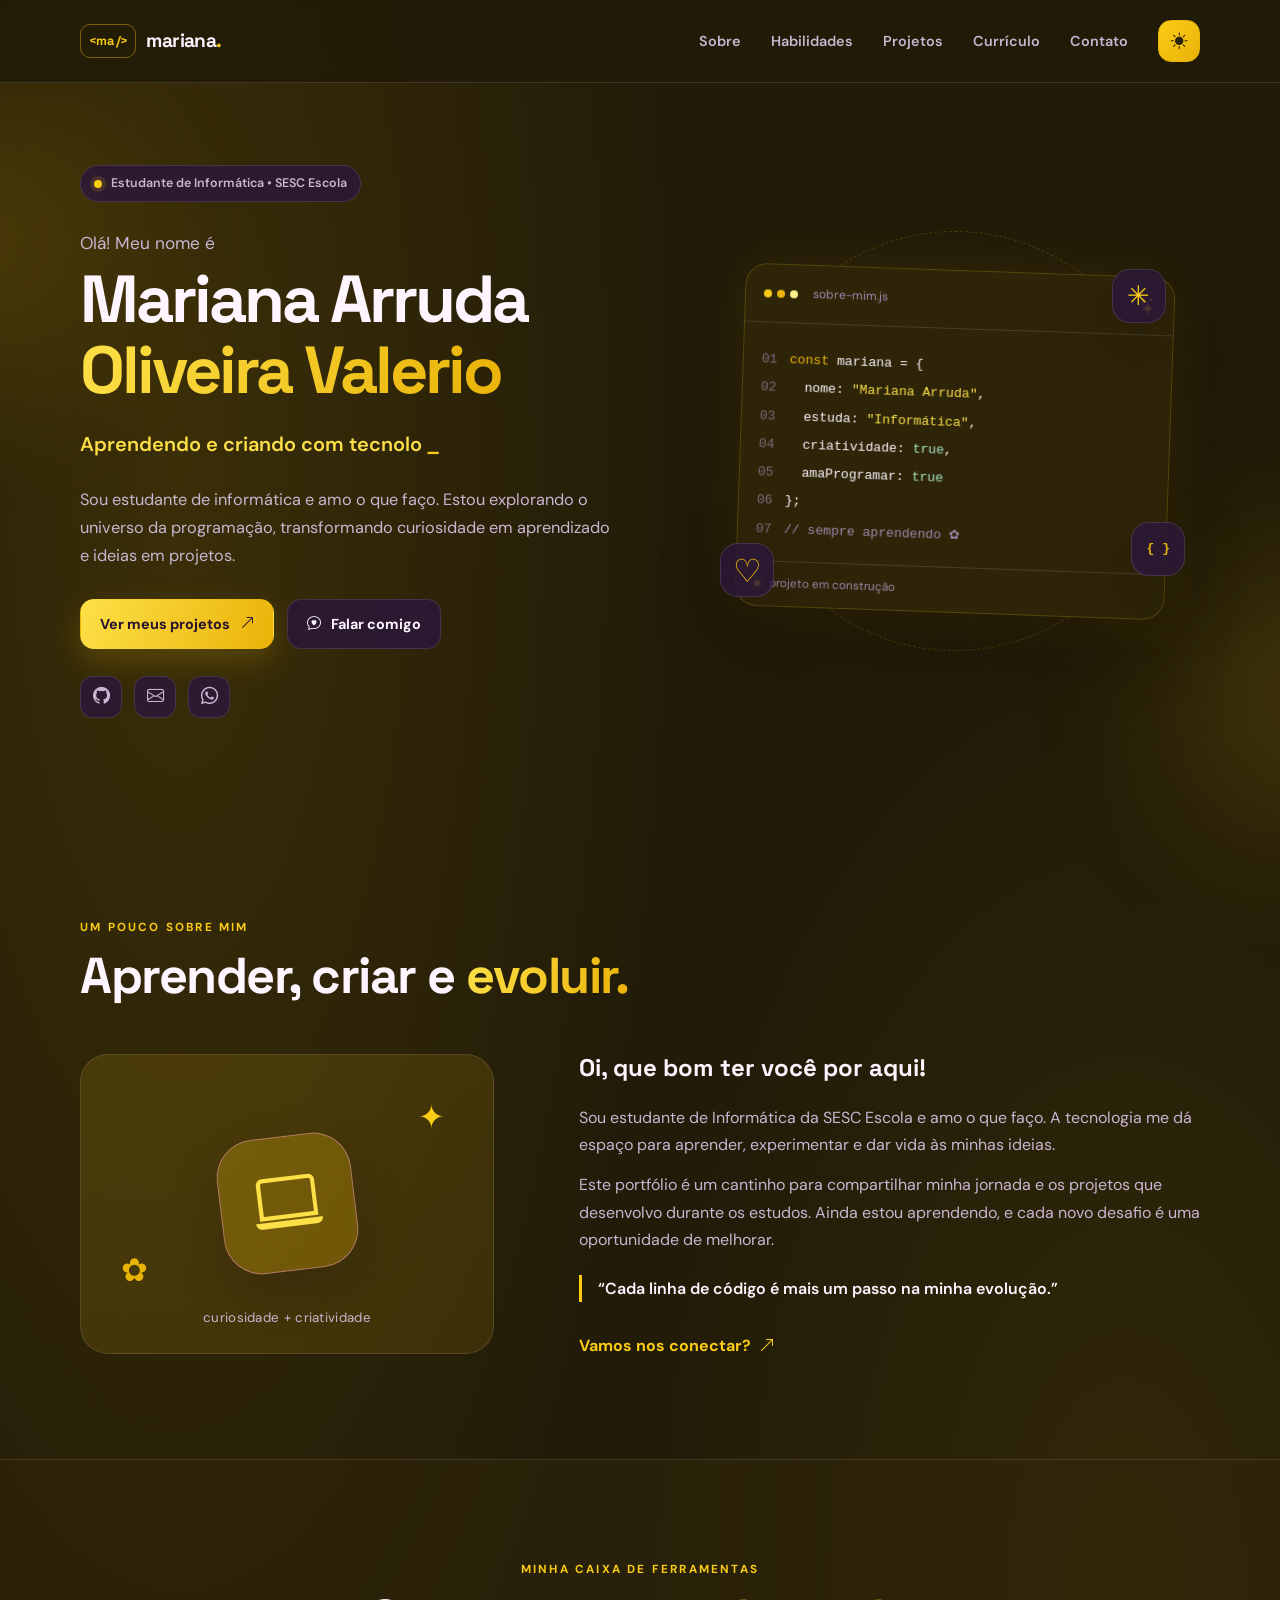
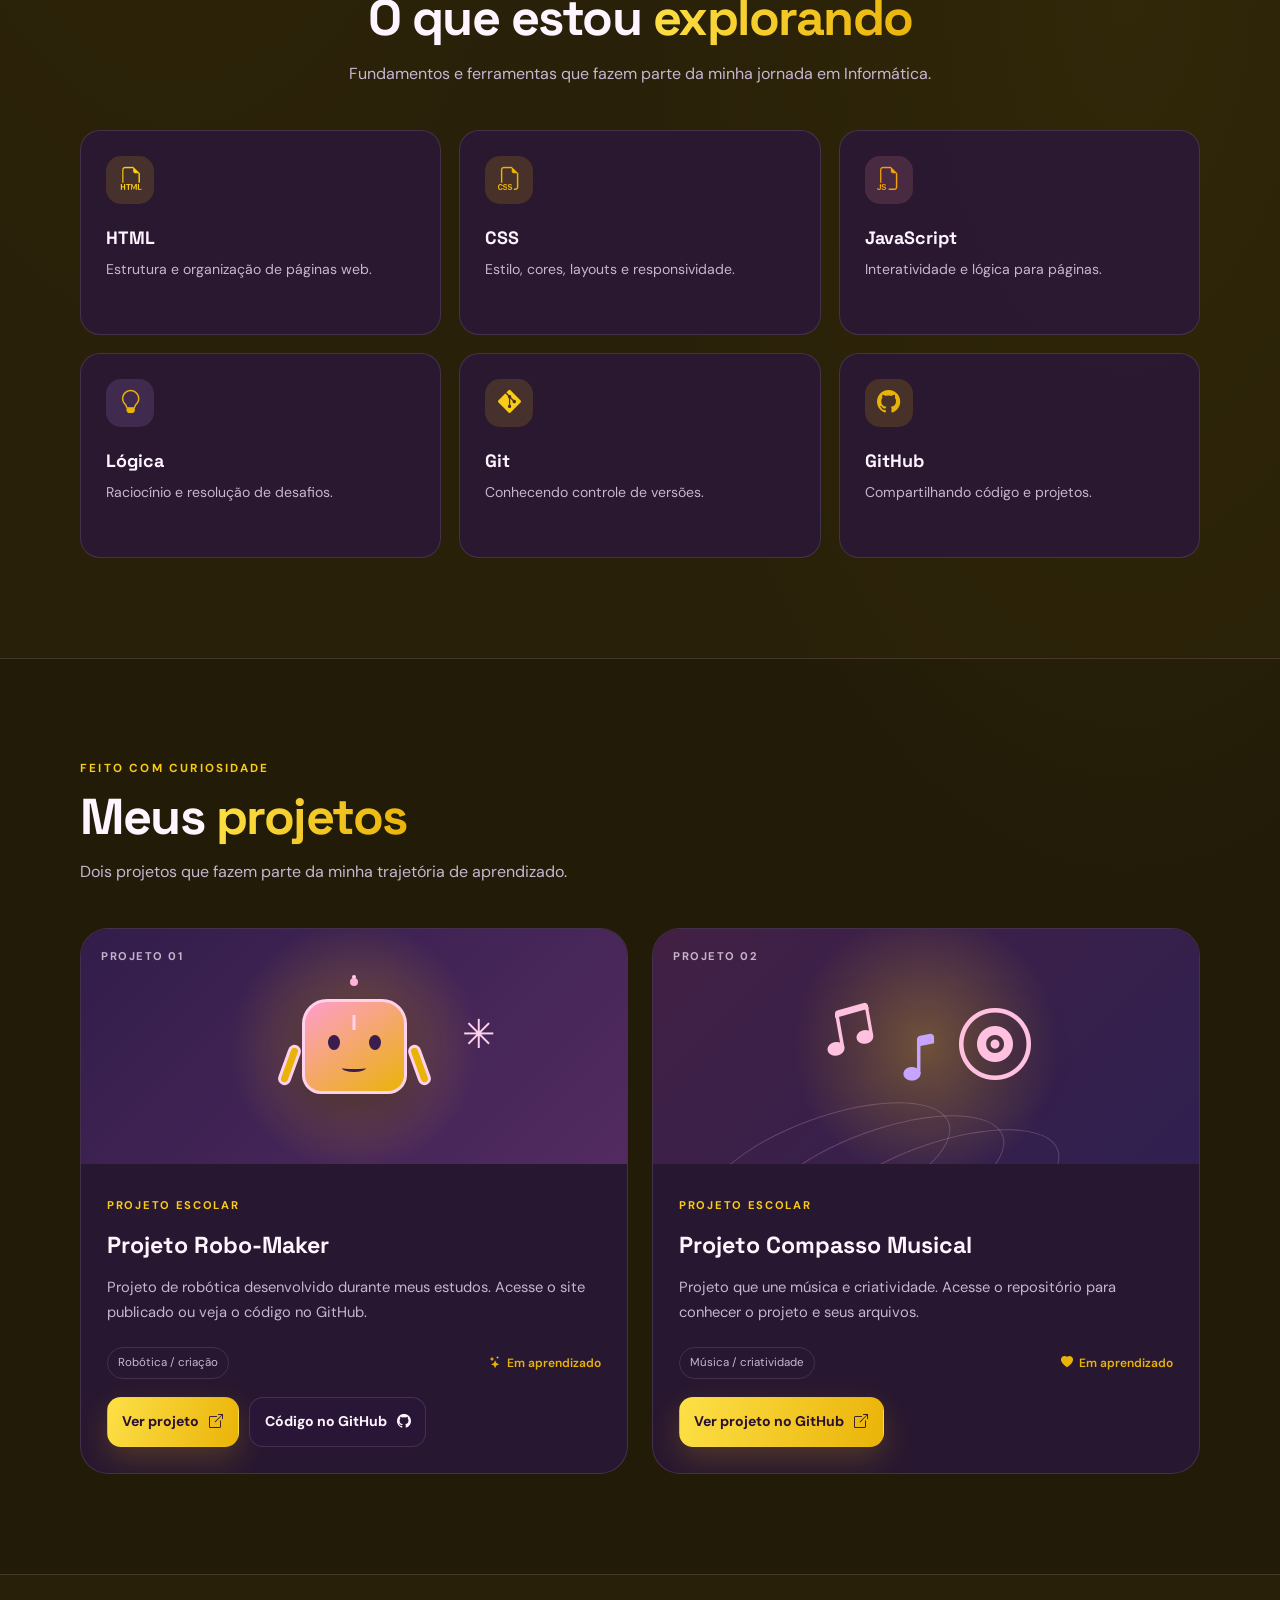
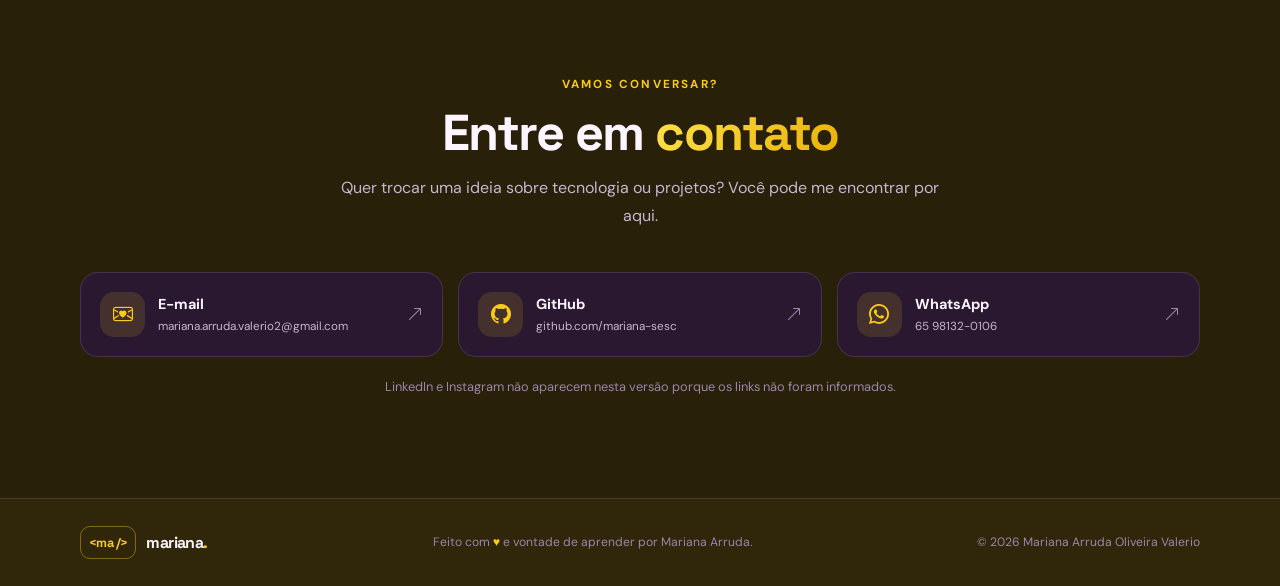
<file: index.html>
<!DOCTYPE html>
<html lang="pt-BR">
<head>
  <meta charset="UTF-8">
  <meta name="viewport" content="width=device-width, initial-scale=1.0">
  <meta name="description" content="Portfólio de Mariana Arruda Oliveira Valerio, estudante de Informática da SESC Escola.">
  <meta name="theme-color" content="#190d25">
  <title>Mariana Arruda | Portfólio</title>

  <!-- Fontes e ícones carregados por CDN; a página continua organizada em arquivos separados. -->
  <link rel="preconnect" href="https://fonts.googleapis.com">
  <link rel="preconnect" href="https://fonts.gstatic.com" crossorigin>
  <link href="https://fonts.googleapis.com/css2?family=DM+Sans:wght@400;500;600;700&family=Space+Grotesk:wght@400;500;600;700&display=swap" rel="stylesheet">
  <link rel="stylesheet" href="https://cdn.jsdelivr.net/npm/bootstrap-icons@1.11.3/font/bootstrap-icons.min.css">
  <link rel="stylesheet" href="style.css">
  <script src="script.js" defer></script>
</head>
<body>
  <div class="fundo-decorativo fundo-um" aria-hidden="true"></div>
  <div class="fundo-decorativo fundo-dois" aria-hidden="true"></div>

  <header class="cabecalho" id="inicio">
    <nav class="navegacao largura-conteudo" aria-label="Navegação principal">
      <a class="marca" href="#inicio" aria-label="Mariana Arruda, início">
        <span class="marca-icone">&lt;ma /&gt;</span>
        <span>mariana<span class="marca-ponto">.</span></span>
      </a>

      <button class="botao-menu" id="botao-menu" type="button" aria-label="Abrir menu" aria-expanded="false" aria-controls="lista-menu">
        <i class="bi bi-list" aria-hidden="true"></i>
      </button>

      <ul class="lista-menu" id="lista-menu">
        <li><a href="#sobre">Sobre</a></li>
        <li><a href="#habilidades">Habilidades</a></li>
        <li><a href="#projetos">Projetos</a></li>
        <li><a href="Curriculo-Mariana.docx" target="_blank" rel="noopener noreferrer">Currículo</a></li>
        <li><a href="#contato">Contato</a></li>
        <li><button class="botao-tema" id="botao-tema" type="button" aria-label="Ativar tema claro"><i class="bi bi-sun-fill" aria-hidden="true"></i></button></li>
      </ul>
    </nav>
  </header>

  <main>
    <!-- Apresentação principal -->
    <section class="hero largura-conteudo">
      <div class="hero-conteudo animar-entrada">
        <p class="etiqueta-superior"><span class="ponto-pulsante"></span> Estudante de Informática • SESC Escola</p>
        <p class="saudacao">Olá! Meu nome é</p>
        <h1>Mariana Arruda<br><span class="texto-gradiente">Oliveira Valerio</span></h1>
        <h2 class="linha-digitando"><span id="texto-digitando">Aprendendo e criando com tecnologia</span><span class="cursor" aria-hidden="true">_</span></h2>
        <p class="resumo-hero">Sou estudante de informática e amo o que faço. Estou explorando o universo da programação, transformando curiosidade em aprendizado e ideias em projetos.</p>

        <div class="acoes-hero">
          <a class="botao botao-principal" href="#projetos">Ver meus projetos <i class="bi bi-arrow-up-right" aria-hidden="true"></i></a>
          <a class="botao botao-secundario" href="#contato"><i class="bi bi-chat-heart" aria-hidden="true"></i> Falar comigo</a>
        </div>

        <div class="links-sociais-hero" aria-label="Links de contato">
          <a href="https://github.com/mariana-sesc" target="_blank" rel="noopener noreferrer" aria-label="Meu GitHub" title="GitHub"><i class="bi bi-github"></i></a>
          <a href="mailto:mariana.arruda.valerio2@gmail.com" aria-label="Enviar e-mail" title="E-mail"><i class="bi bi-envelope"></i></a>
          <a href="https://wa.me/5565981320106" target="_blank" rel="noopener noreferrer" aria-label="Conversar pelo WhatsApp" title="WhatsApp"><i class="bi bi-whatsapp"></i></a>
        </div>
      </div>

      <!-- Cartão ilustrativo com dados reais fornecidos pela autora -->
      <div class="hero-visual animar-entrada" aria-label="Cartão decorativo de código">
        <div class="anel anel-externo"></div>
        <div class="anel anel-interno"></div>
        <div class="cartao-codigo">
          <div class="barra-codigo">
            <div class="bolinhas"><span></span><span></span><span></span></div>
            <span>sobre-mim.js</span>
            <i class="bi bi-stars" aria-hidden="true"></i>
          </div>
          <div class="codigo">
            <p><span class="numero">01</span><span class="palavra-chave">const</span> mariana = {</p>
            <p><span class="numero">02</span>&nbsp;&nbsp;nome: <span class="string">"Mariana Arruda"</span>,</p>
            <p><span class="numero">03</span>&nbsp;&nbsp;estuda: <span class="string">"Informática"</span>,</p>
            <p><span class="numero">04</span>&nbsp;&nbsp;criatividade: <span class="booleano">true</span>,</p>
            <p><span class="numero">05</span>&nbsp;&nbsp;amaProgramar: <span class="booleano">true</span></p>
            <p><span class="numero">06</span>};</p>
            <p class="comentario"><span class="numero">07</span>// sempre aprendendo ✿</p>
          </div>
          <div class="rodape-codigo"><span class="ponto-pulsante"></span> projeto em construção</div>
        </div>
        <span class="adesivo adesivo-estrela" aria-hidden="true">✳</span>
        <span class="adesivo adesivo-coracao" aria-hidden="true">♡</span>
        <span class="adesivo adesivo-chave" aria-hidden="true">{ }</span>
      </div>
    </section>

    <!-- Sobre a estudante -->
    <section class="secao largura-conteudo" id="sobre">
      <div class="cabecalho-secao animar-entrada">
        <p class="sobretitulo">UM POUCO SOBRE MIM</p>
        <h2>Aprender, criar e <span class="texto-gradiente">evoluir.</span></h2>
      </div>
      <div class="sobre-grade">
        <div class="sobre-ilustracao animar-entrada">
          <div class="icone-notebook"><i class="bi bi-laptop" aria-hidden="true"></i></div>
          <span class="rabisco rabisco-um" aria-hidden="true">✦</span>
          <span class="rabisco rabisco-dois" aria-hidden="true">✿</span>
          <p>curiosidade + criatividade</p>
        </div>
        <div class="sobre-texto animar-entrada">
          <h3>Oi, que bom ter você por aqui!</h3>
          <p>Sou estudante de Informática da SESC Escola e amo o que faço. A tecnologia me dá espaço para aprender, experimentar e dar vida às minhas ideias.</p>
          <p>Este portfólio é um cantinho para compartilhar minha jornada e os projetos que desenvolvo durante os estudos. Ainda estou aprendendo, e cada novo desafio é uma oportunidade de melhorar.</p>
          <p class="frase-destaque">“Cada linha de código é mais um passo na minha evolução.”</p>
          <a class="link-texto" href="#contato">Vamos nos conectar? <i class="bi bi-arrow-up-right" aria-hidden="true"></i></a>
        </div>
      </div>
    </section>

    <!-- Habilidades: são apresentadas como áreas de estudo, sem afirmar níveis de domínio -->
    <section class="secao secao-alternada" id="habilidades">
      <div class="largura-conteudo">
        <div class="cabecalho-secao centralizado animar-entrada">
          <p class="sobretitulo">MINHA CAIXA DE FERRAMENTAS</p>
          <h2>O que estou <span class="texto-gradiente">explorando</span></h2>
          <p class="descricao-secao">Fundamentos e ferramentas que fazem parte da minha jornada em Informática.</p>
        </div>
        <div class="grade-habilidades">
          <article class="cartao-habilidade animar-entrada"><span class="icone-habilidade rosa"><i class="bi bi-filetype-html" aria-hidden="true"></i></span><h3>HTML</h3><p>Estrutura e organização de páginas web.</p></article>
          <article class="cartao-habilidade animar-entrada"><span class="icone-habilidade roxo"><i class="bi bi-filetype-css" aria-hidden="true"></i></span><h3>CSS</h3><p>Estilo, cores, layouts e responsividade.</p></article>
          <article class="cartao-habilidade animar-entrada"><span class="icone-habilidade coral"><i class="bi bi-filetype-js" aria-hidden="true"></i></span><h3>JavaScript</h3><p>Interatividade e lógica para páginas.</p></article>
          <article class="cartao-habilidade animar-entrada"><span class="icone-habilidade lilas"><i class="bi bi-lightbulb" aria-hidden="true"></i></span><h3>Lógica</h3><p>Raciocínio e resolução de desafios.</p></article>
          <article class="cartao-habilidade animar-entrada"><span class="icone-habilidade rosa"><i class="bi bi-git" aria-hidden="true"></i></span><h3>Git</h3><p>Conhecendo controle de versões.</p></article>
          <article class="cartao-habilidade animar-entrada"><span class="icone-habilidade roxo"><i class="bi bi-github" aria-hidden="true"></i></span><h3>GitHub</h3><p>Compartilhando código e projetos.</p></article>
        </div>
      </div>
    </section>

    <!-- Projetos informados pela usuária; sem links de repositório inventados -->
    <section class="secao largura-conteudo" id="projetos">
      <div class="cabecalho-secao animar-entrada">
        <p class="sobretitulo">FEITO COM CURIOSIDADE</p>
        <h2>Meus <span class="texto-gradiente">projetos</span></h2>
        <p class="descricao-secao">Dois projetos que fazem parte da minha trajetória de aprendizado.</p>
      </div>
      <div class="grade-projetos">
        <article class="cartao-projeto animar-entrada">
          <div class="arte-projeto arte-robo"><span class="numero-projeto">PROJETO 01</span><div class="robo-ilustrado" aria-hidden="true"><span class="antena"></span><span class="olho olho-esquerdo"></span><span class="olho olho-direito"></span><span class="boca-robo"></span><span class="braco braco-esquerdo"></span><span class="braco braco-direito"></span></div><span class="rabisco-projeto" aria-hidden="true">✳</span></div>
          <div class="conteudo-projeto"><span class="categoria-projeto">PROJETO ESCOLAR</span><h3>Projeto Robo-Maker</h3><p>Projeto de robótica desenvolvido durante meus estudos. Acesse o site publicado ou veja o código no GitHub.</p><div class="rodape-projeto"><span class="tag-projeto">Robótica / criação</span><span class="estado-projeto"><i class="bi bi-stars" aria-hidden="true"></i> Em aprendizado</span></div><div class="links-projeto"><a class="botao botao-principal" href="https://mariana-sesc.github.io/projeto-robomaker/" target="_blank" rel="noopener noreferrer">Ver projeto <i class="bi bi-box-arrow-up-right" aria-hidden="true"></i></a><a class="botao botao-secundario" href="https://github.com/mariana-sesc/projeto-robomaker" target="_blank" rel="noopener noreferrer">Código no GitHub <i class="bi bi-github" aria-hidden="true"></i></a></div></div>
        </article>
        <article class="cartao-projeto animar-entrada">
          <div class="arte-projeto arte-musica"><span class="numero-projeto">PROJETO 02</span><div class="notas-musicais" aria-hidden="true"><i class="bi bi-music-note-beamed"></i><i class="bi bi-music-note"></i><i class="bi bi-vinyl"></i></div><span class="onda onda-um"></span><span class="onda onda-dois"></span><span class="onda onda-tres"></span></div>
          <div class="conteudo-projeto"><span class="categoria-projeto">PROJETO ESCOLAR</span><h3>Projeto Compasso Musical</h3><p>Projeto que une música e criatividade. Acesse o repositório para conhecer o projeto e seus arquivos.</p><div class="rodape-projeto"><span class="tag-projeto">Música / criatividade</span><span class="estado-projeto"><i class="bi bi-heart-fill" aria-hidden="true"></i> Em aprendizado</span></div><div class="links-projeto"><a class="botao botao-principal" href="https://github.com/mariana-sesc/compasso-musical" target="_blank" rel="noopener noreferrer">Ver projeto no GitHub <i class="bi bi-box-arrow-up-right" aria-hidden="true"></i></a></div></div>
        </article>
      </div>
    </section>

    <!-- Contato: somente canais fornecidos pela usuária -->
    <section class="secao secao-contato" id="contato">
      <div class="largura-conteudo">
        <div class="cabecalho-secao centralizado animar-entrada">
          <p class="sobretitulo">VAMOS CONVERSAR?</p>
          <h2>Entre em <span class="texto-gradiente">contato</span></h2>
          <p class="descricao-secao">Quer trocar uma ideia sobre tecnologia ou projetos? Você pode me encontrar por aqui.</p>
        </div>
        <div class="grade-contato">
          <a class="cartao-contato animar-entrada" href="mailto:mariana.arruda.valerio2@gmail.com"><span class="icone-contato"><i class="bi bi-envelope-heart" aria-hidden="true"></i></span><span><strong>E-mail</strong><small>mariana.arruda.valerio2@gmail.com</small></span><i class="bi bi-arrow-up-right seta-contato" aria-hidden="true"></i></a>
          <a class="cartao-contato animar-entrada" href="https://github.com/mariana-sesc" target="_blank" rel="noopener noreferrer"><span class="icone-contato"><i class="bi bi-github" aria-hidden="true"></i></span><span><strong>GitHub</strong><small>github.com/mariana-sesc</small></span><i class="bi bi-arrow-up-right seta-contato" aria-hidden="true"></i></a>
          <a class="cartao-contato animar-entrada" href="https://wa.me/5565981320106" target="_blank" rel="noopener noreferrer"><span class="icone-contato"><i class="bi bi-whatsapp" aria-hidden="true"></i></span><span><strong>WhatsApp</strong><small>65 98132-0106</small></span><i class="bi bi-arrow-up-right seta-contato" aria-hidden="true"></i></a>
        </div>
        <p class="aviso-links animar-entrada">LinkedIn e Instagram não aparecem nesta versão porque os links não foram informados.</p>
      </div>
    </section>
  </main>

  <footer class="rodape">
    <div class="largura-conteudo rodape-conteudo">
      <a class="marca marca-rodape" href="#inicio"><span class="marca-icone">&lt;ma /&gt;</span><span>mariana<span class="marca-ponto">.</span></span></a>
      <p>Feito com <span class="coracao" aria-label="carinho">♥</span> e vontade de aprender por Mariana Arruda.</p>
      <p class="direitos">© <span id="ano-atual"></span> Mariana Arruda Oliveira Valerio</p>
    </div>
  </footer>

  <button class="botao-topo" id="botao-topo" type="button" aria-label="Voltar ao topo"><i class="bi bi-arrow-up" aria-hidden="true"></i></button>
</body>
</html>
</file>
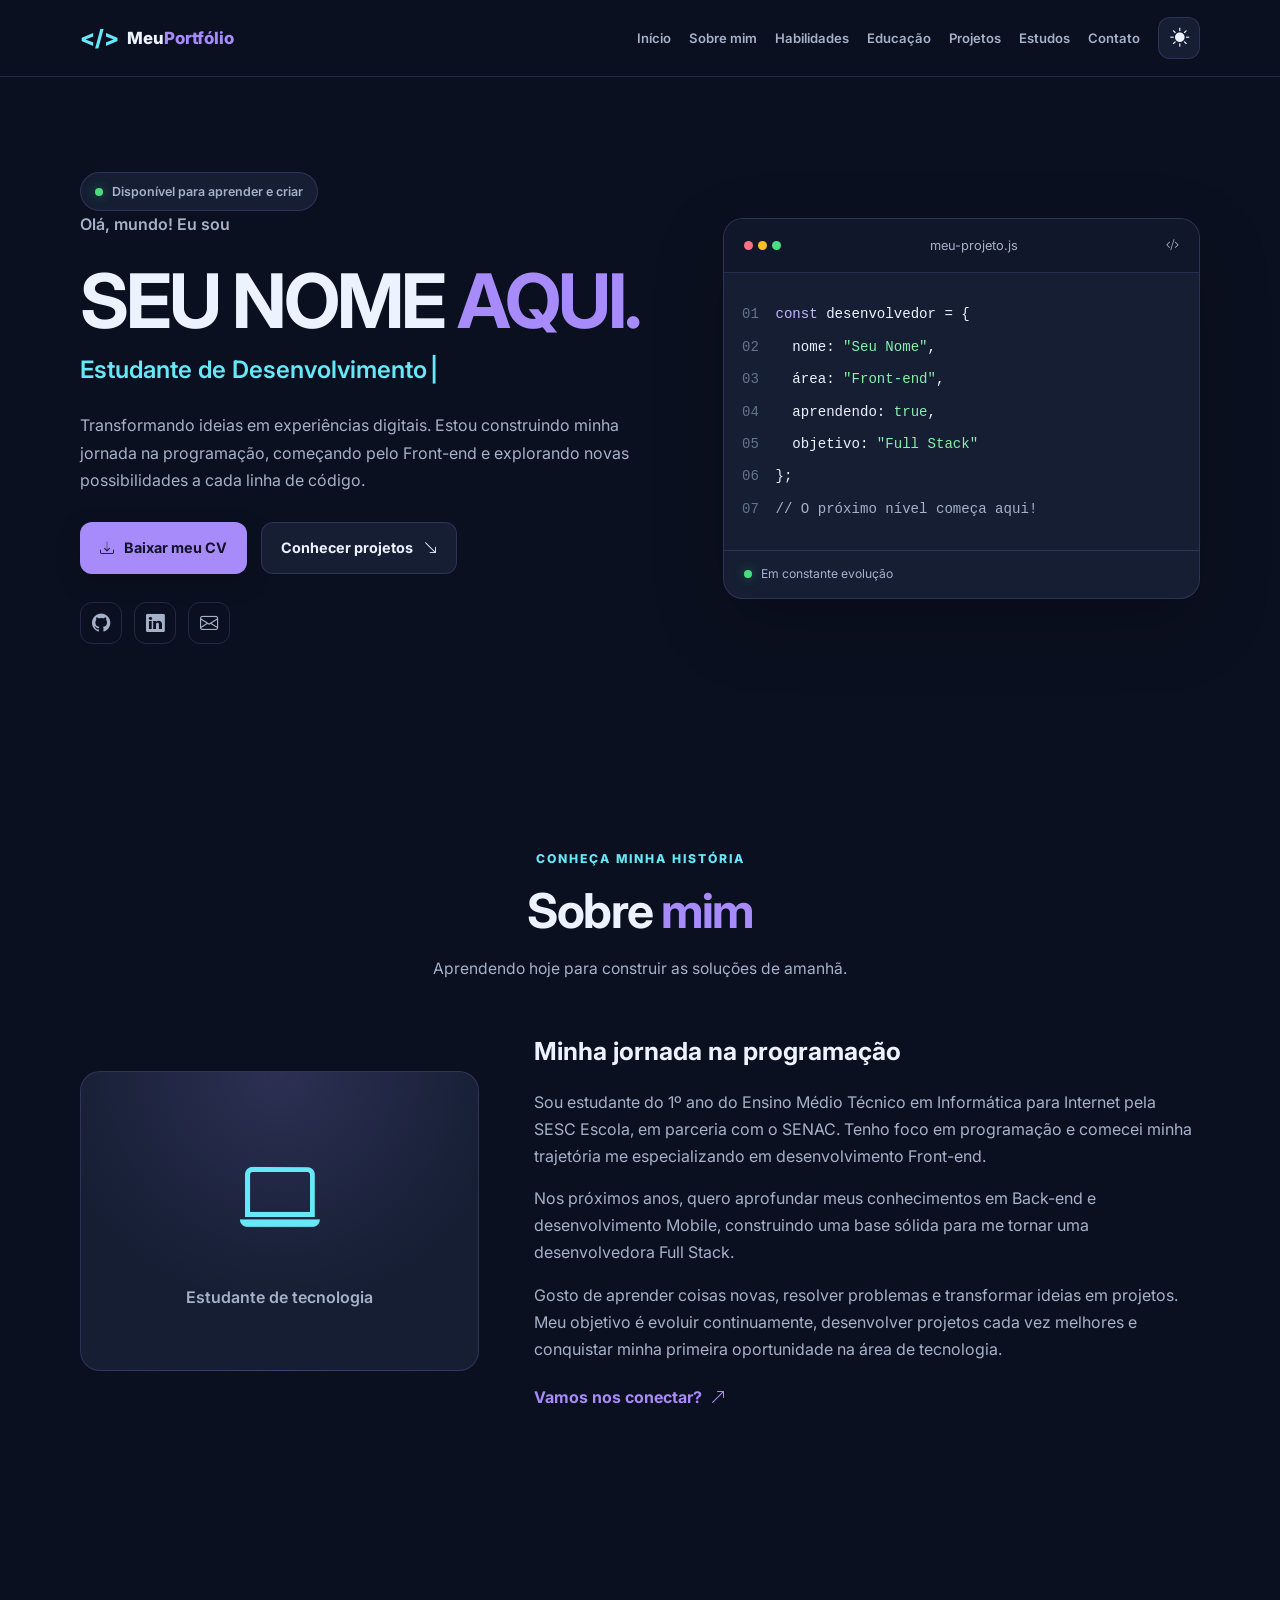
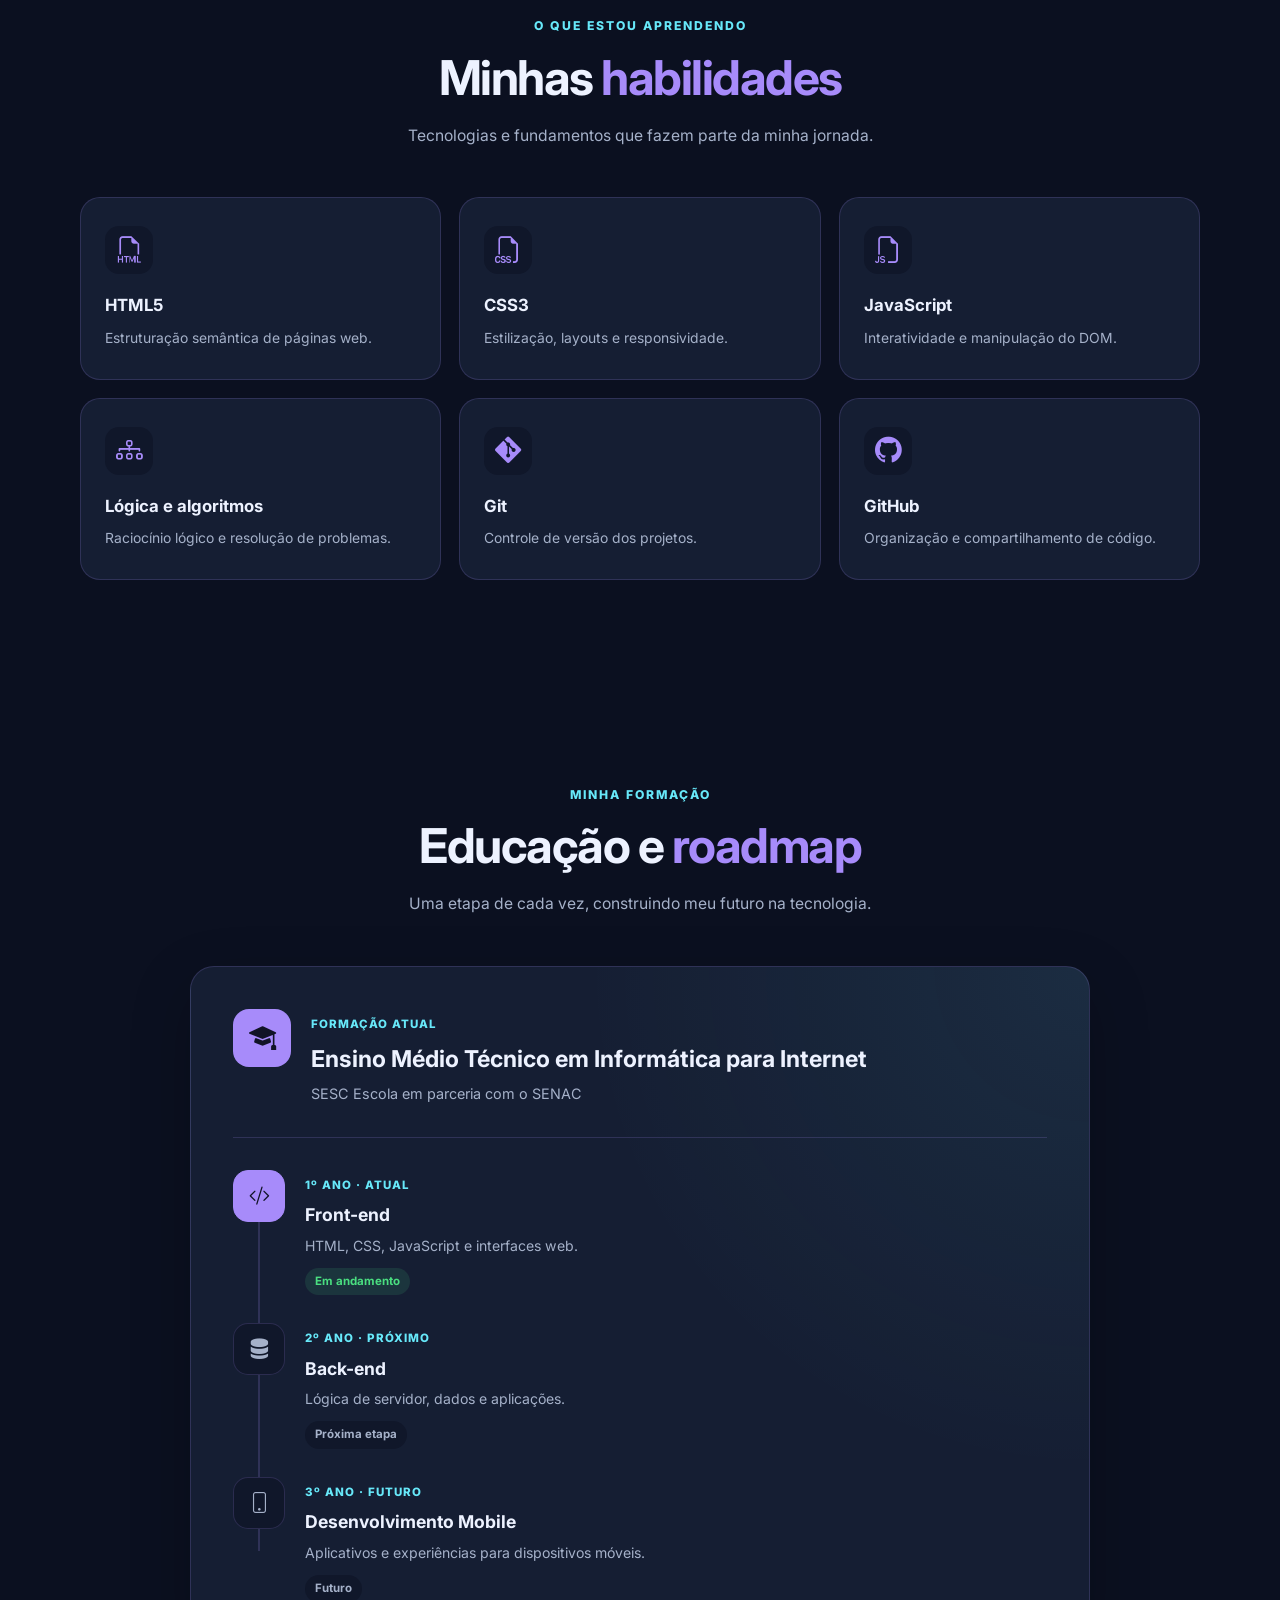
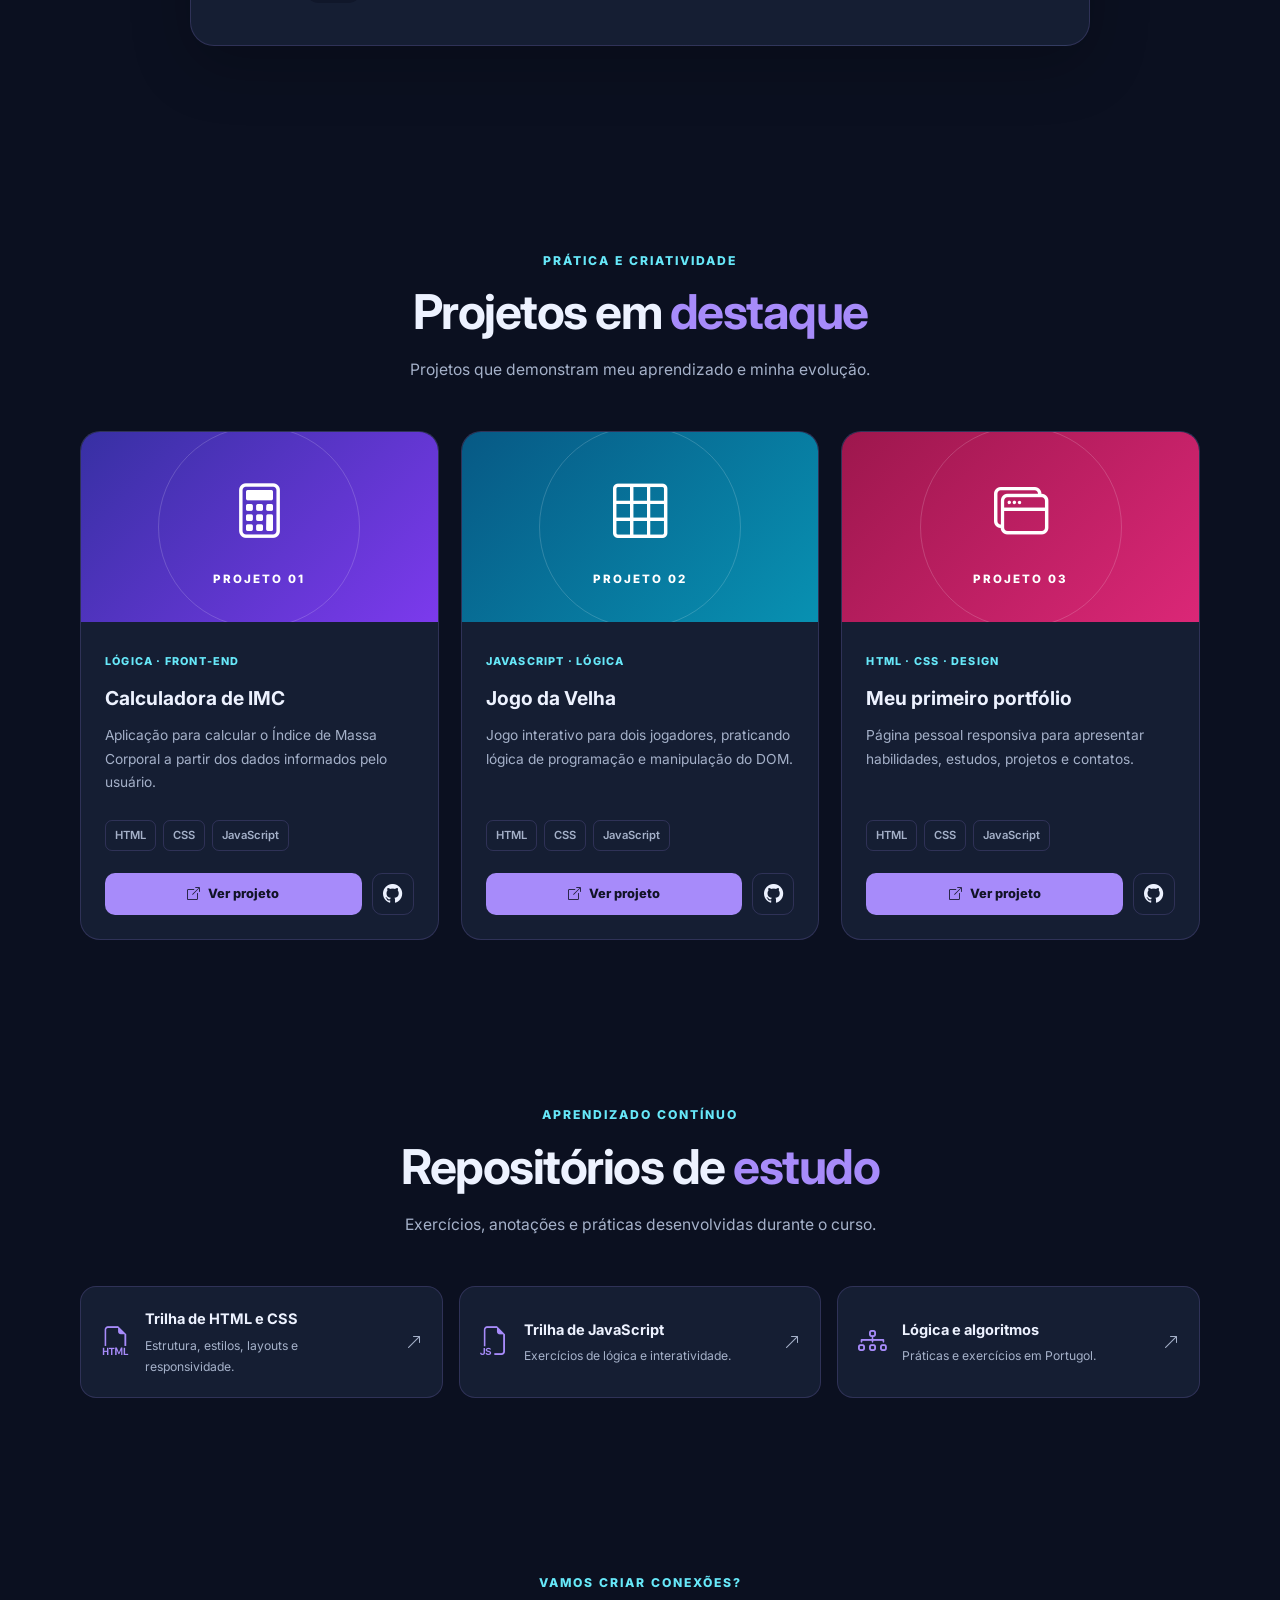
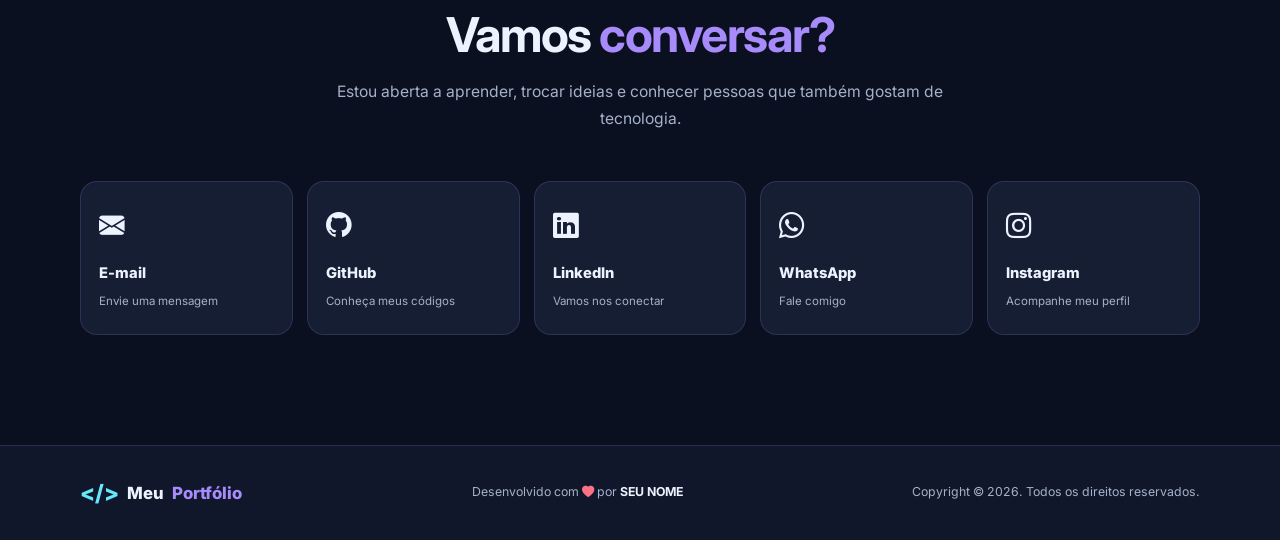
<file: meu-portfolio/meu-portfolio/index.html>
<!DOCTYPE html>
<html lang="pt-BR">
<head>
  <meta charset="UTF-8">
  <meta name="viewport" content="width=device-width, initial-scale=1.0">
  <meta name="description" content="Portfólio pessoal de estudante de Desenvolvimento Full Stack.">
  <meta name="theme-color" content="#0b1020">
  <title>Meu Portfólio | Desenvolvimento Full Stack</title>

  <link rel="preconnect" href="https://fonts.googleapis.com">
  <link rel="preconnect" href="https://fonts.gstatic.com" crossorigin>
  <link href="https://fonts.googleapis.com/css2?family=Inter:wght@400;500;600;700;800&display=swap" rel="stylesheet">
  <link rel="stylesheet" href="https://cdn.jsdelivr.net/npm/bootstrap-icons@1.11.3/font/bootstrap-icons.min.css">
  <link rel="stylesheet" href="style.css">
  <script src="script.js" defer></script>
</head>
<body>
  <header class="cabecalho" id="inicio">
    <nav class="navegacao" aria-label="Menu principal">
      <a href="#inicio" class="logotipo"><span class="logotipo-simbolo">&lt;/&gt;</span><span>Meu<span class="texto-destaque">Portfólio</span></span></a>
      <button class="botao-menu" id="botao-menu" aria-label="Abrir menu" aria-expanded="false" aria-controls="lista-menu">
        <i class="bi bi-list" aria-hidden="true"></i>
      </button>
      <ul class="lista-menu" id="lista-menu">
        <li><a href="#inicio">Início</a></li><li><a href="#sobre">Sobre mim</a></li><li><a href="#habilidades">Habilidades</a></li><li><a href="#educacao">Educação</a></li><li><a href="#projetos">Projetos</a></li><li><a href="#estudos">Estudos</a></li><li><a href="#contato">Contato</a></li>
        <li><button class="botao-tema" id="botao-tema" aria-label="Ativar tema claro"><i class="bi bi-sun-fill" aria-hidden="true"></i></button></li>
      </ul>
    </nav>
  </header>

  <main>
    <section class="secao-principal">
      <div class="conteudo-principal animar-entrada">
        <span class="etiqueta"><span class="ponto-status"></span> Disponível para aprender e criar</span>
        <p class="saudacao">Olá, mundo! Eu sou</p>
        <h1>SEU NOME <span class="texto-destaque">AQUI.</span></h1>
        <h2 class="titulo-digitando"><span id="texto-digitando">Estudante de Desenvolvimento Full Stack</span><span class="cursor-digitando" aria-hidden="true">|</span></h2>
        <p class="descricao-principal">Transformando ideias em experiências digitais. Estou construindo minha jornada na programação, começando pelo Front-end e explorando novas possibilidades a cada linha de código.</p>
        <div class="botoes-principais">
          <a href="curriculo.pdf" class="botao botao-principal" download><i class="bi bi-download" aria-hidden="true"></i> Baixar meu CV</a>
          <a href="#projetos" class="botao botao-secundario">Conhecer projetos <i class="bi bi-arrow-down-right" aria-hidden="true"></i></a>
        </div>
        <div class="redes-principais">
          <a href="https://github.com/" target="_blank" rel="noopener noreferrer" aria-label="GitHub"><i class="bi bi-github"></i></a>
          <a href="https://www.linkedin.com/" target="_blank" rel="noopener noreferrer" aria-label="LinkedIn"><i class="bi bi-linkedin"></i></a>
          <a href="mailto:seuemail@exemplo.com" aria-label="Enviar e-mail"><i class="bi bi-envelope"></i></a>
        </div>
      </div>
      <div class="cartao-codigo animar-entrada" aria-label="Ilustração de código">
        <div class="barra-codigo"><div class="pontos-janela"><span></span><span></span><span></span></div><span>meu-projeto.js</span><i class="bi bi-code-slash"></i></div>
        <div class="codigo">
          <p><span class="codigo-numero">01</span> <span class="codigo-roxo">const</span> desenvolvedor = {</p>
          <p><span class="codigo-numero">02</span> &nbsp;&nbsp;nome: <span class="codigo-verde">"Seu Nome"</span>,</p>
          <p><span class="codigo-numero">03</span> &nbsp;&nbsp;área: <span class="codigo-verde">"Front-end"</span>,</p>
          <p><span class="codigo-numero">04</span> &nbsp;&nbsp;aprendendo: <span class="codigo-verde">true</span>,</p>
          <p><span class="codigo-numero">05</span> &nbsp;&nbsp;objetivo: <span class="codigo-verde">"Full Stack"</span></p>
          <p><span class="codigo-numero">06</span> };</p>
          <p class="codigo-comentario"><span class="codigo-numero">07</span> // O próximo nível começa aqui!</p>
        </div>
        <div class="status-codigo"><span class="ponto-status"></span><span>Em constante evolução</span></div>
      </div>
    </section>

    <section class="secao" id="sobre">
      <div class="cabecalho-secao animar-entrada"><span class="sobretitulo">CONHEÇA MINHA HISTÓRIA</span><h2>Sobre <span class="texto-destaque">mim</span></h2><p>Aprendendo hoje para construir as soluções de amanhã.</p></div>
      <div class="conteudo-sobre animar-entrada">
        <div class="simbolo-sobre"><i class="bi bi-laptop" aria-hidden="true"></i><span>Estudante de tecnologia</span></div>
        <div class="texto-sobre"><h3>Minha jornada na programação</h3>
          <p>Sou estudante do 1º ano do Ensino Médio Técnico em Informática para Internet pela SESC Escola, em parceria com o SENAC. Tenho foco em programação e comecei minha trajetória me especializando em desenvolvimento Front-end.</p>
          <p>Nos próximos anos, quero aprofundar meus conhecimentos em Back-end e desenvolvimento Mobile, construindo uma base sólida para me tornar uma desenvolvedora Full Stack.</p>
          <p>Gosto de aprender coisas novas, resolver problemas e transformar ideias em projetos. Meu objetivo é evoluir continuamente, desenvolver projetos cada vez melhores e conquistar minha primeira oportunidade na área de tecnologia.</p>
          <a href="#contato" class="link-destaque">Vamos nos conectar? <i class="bi bi-arrow-up-right"></i></a>
        </div>
      </div>
    </section>

    <section class="secao" id="habilidades">
      <div class="cabecalho-secao animar-entrada"><span class="sobretitulo">O QUE ESTOU APRENDENDO</span><h2>Minhas <span class="texto-destaque">habilidades</span></h2><p>Tecnologias e fundamentos que fazem parte da minha jornada.</p></div>
      <div class="grade-habilidades">
        <article class="cartao-habilidade animar-entrada"><i class="bi bi-filetype-html"></i><h3>HTML5</h3><p>Estruturação semântica de páginas web.</p></article>
        <article class="cartao-habilidade animar-entrada"><i class="bi bi-filetype-css"></i><h3>CSS3</h3><p>Estilização, layouts e responsividade.</p></article>
        <article class="cartao-habilidade animar-entrada"><i class="bi bi-filetype-js"></i><h3>JavaScript</h3><p>Interatividade e manipulação do DOM.</p></article>
        <article class="cartao-habilidade animar-entrada"><i class="bi bi-diagram-3"></i><h3>Lógica e algoritmos</h3><p>Raciocínio lógico e resolução de problemas.</p></article>
        <article class="cartao-habilidade animar-entrada"><i class="bi bi-git"></i><h3>Git</h3><p>Controle de versão dos projetos.</p></article>
        <article class="cartao-habilidade animar-entrada"><i class="bi bi-github"></i><h3>GitHub</h3><p>Organização e compartilhamento de código.</p></article>
      </div>
    </section>

    <section class="secao secao-educacao" id="educacao">
      <div class="cabecalho-secao animar-entrada"><span class="sobretitulo">MINHA FORMAÇÃO</span><h2>Educação e <span class="texto-destaque">roadmap</span></h2><p>Uma etapa de cada vez, construindo meu futuro na tecnologia.</p></div>
      <article class="cartao-educacao animar-entrada">
        <div class="topo-educacao"><div class="icone-educacao"><i class="bi bi-mortarboard-fill"></i></div><div><span class="etiqueta-educacao">FORMAÇÃO ATUAL</span><h3>Ensino Médio Técnico em Informática para Internet</h3><p>SESC Escola em parceria com o SENAC</p></div></div>
        <div class="linha-do-tempo">
          <div class="etapa-tempo etapa-atual"><div class="marcador-tempo"><i class="bi bi-code-slash"></i></div><div><span class="estado-etapa">1º ANO · ATUAL</span><h4>Front-end</h4><p>HTML, CSS, JavaScript e interfaces web.</p><span class="selo-etapa">Em andamento</span></div></div>
          <div class="etapa-tempo"><div class="marcador-tempo"><i class="bi bi-server"></i></div><div><span class="estado-etapa">2º ANO · PRÓXIMO</span><h4>Back-end</h4><p>Lógica de servidor, dados e aplicações.</p><span class="selo-etapa selo-futuro">Próxima etapa</span></div></div>
          <div class="etapa-tempo"><div class="marcador-tempo"><i class="bi bi-phone"></i></div><div><span class="estado-etapa">3º ANO · FUTURO</span><h4>Desenvolvimento Mobile</h4><p>Aplicativos e experiências para dispositivos móveis.</p><span class="selo-etapa selo-futuro">Futuro</span></div></div>
        </div>
      </article>
    </section>

    <section class="secao" id="projetos">
      <div class="cabecalho-secao animar-entrada"><span class="sobretitulo">PRÁTICA E CRIATIVIDADE</span><h2>Projetos em <span class="texto-destaque">destaque</span></h2><p>Projetos que demonstram meu aprendizado e minha evolução.</p></div>
      <div class="grade-projetos">
        <article class="cartao-projeto animar-entrada"><div class="imagem-projeto imagem-calculadora"><i class="bi bi-calculator"></i><span>PROJETO 01</span></div><div class="conteudo-projeto"><span class="categoria-projeto">LÓGICA · FRONT-END</span><h3>Calculadora de IMC</h3><p>Aplicação para calcular o Índice de Massa Corporal a partir dos dados informados pelo usuário.</p><div class="etiquetas-tecnologias"><span>HTML</span><span>CSS</span><span>JavaScript</span></div><div class="botoes-projeto"><a href="https://github.com/" target="_blank" rel="noopener noreferrer" class="botao-projeto"><i class="bi bi-box-arrow-up-right"></i> Ver projeto</a><a href="https://github.com/" target="_blank" rel="noopener noreferrer" class="botao-repositorio" aria-label="Repositório da calculadora"><i class="bi bi-github"></i></a></div></div></article>
        <article class="cartao-projeto animar-entrada"><div class="imagem-projeto imagem-jogo"><i class="bi bi-grid-3x3"></i><span>PROJETO 02</span></div><div class="conteudo-projeto"><span class="categoria-projeto">JAVASCRIPT · LÓGICA</span><h3>Jogo da Velha</h3><p>Jogo interativo para dois jogadores, praticando lógica de programação e manipulação do DOM.</p><div class="etiquetas-tecnologias"><span>HTML</span><span>CSS</span><span>JavaScript</span></div><div class="botoes-projeto"><a href="https://github.com/" target="_blank" rel="noopener noreferrer" class="botao-projeto"><i class="bi bi-box-arrow-up-right"></i> Ver projeto</a><a href="https://github.com/" target="_blank" rel="noopener noreferrer" class="botao-repositorio" aria-label="Repositório do jogo da velha"><i class="bi bi-github"></i></a></div></div></article>
        <article class="cartao-projeto animar-entrada"><div class="imagem-projeto imagem-portfolio"><i class="bi bi-window-stack"></i><span>PROJETO 03</span></div><div class="conteudo-projeto"><span class="categoria-projeto">HTML · CSS · DESIGN</span><h3>Meu primeiro portfólio</h3><p>Página pessoal responsiva para apresentar habilidades, estudos, projetos e contatos.</p><div class="etiquetas-tecnologias"><span>HTML</span><span>CSS</span><span>JavaScript</span></div><div class="botoes-projeto"><a href="https://github.com/" target="_blank" rel="noopener noreferrer" class="botao-projeto"><i class="bi bi-box-arrow-up-right"></i> Ver projeto</a><a href="https://github.com/" target="_blank" rel="noopener noreferrer" class="botao-repositorio" aria-label="Repositório do portfólio"><i class="bi bi-github"></i></a></div></div></article>
      </div>
    </section>

    <section class="secao secao-estudos" id="estudos">
      <div class="cabecalho-secao animar-entrada"><span class="sobretitulo">APRENDIZADO CONTÍNUO</span><h2>Repositórios de <span class="texto-destaque">estudo</span></h2><p>Exercícios, anotações e práticas desenvolvidas durante o curso.</p></div>
      <div class="lista-repositorios">
        <a href="https://github.com/" target="_blank" rel="noopener noreferrer" class="cartao-repositorio animar-entrada"><i class="bi bi-filetype-html icone-repositorio"></i><div><h3>Trilha de HTML e CSS</h3><p>Estrutura, estilos, layouts e responsividade.</p></div><i class="bi bi-arrow-up-right seta-repositorio"></i></a>
        <a href="https://github.com/" target="_blank" rel="noopener noreferrer" class="cartao-repositorio animar-entrada"><i class="bi bi-filetype-js icone-repositorio"></i><div><h3>Trilha de JavaScript</h3><p>Exercícios de lógica e interatividade.</p></div><i class="bi bi-arrow-up-right seta-repositorio"></i></a>
        <a href="https://github.com/" target="_blank" rel="noopener noreferrer" class="cartao-repositorio animar-entrada"><i class="bi bi-diagram-3 icone-repositorio"></i><div><h3>Lógica e algoritmos</h3><p>Práticas e exercícios em Portugol.</p></div><i class="bi bi-arrow-up-right seta-repositorio"></i></a>
      </div>
    </section>

    <section class="secao secao-contato" id="contato">
      <div class="cabecalho-secao animar-entrada"><span class="sobretitulo">VAMOS CRIAR CONEXÕES?</span><h2>Vamos <span class="texto-destaque">conversar?</span></h2><p>Estou aberta a aprender, trocar ideias e conhecer pessoas que também gostam de tecnologia.</p></div>
      <div class="grade-contatos">
        <a href="mailto:seuemail@exemplo.com" class="cartao-contato contato-email"><i class="bi bi-envelope-fill"></i><span>E-mail</span><small>Envie uma mensagem</small></a>
        <a href="https://github.com/" target="_blank" rel="noopener noreferrer" class="cartao-contato contato-github"><i class="bi bi-github"></i><span>GitHub</span><small>Conheça meus códigos</small></a>
        <a href="https://www.linkedin.com/" target="_blank" rel="noopener noreferrer" class="cartao-contato contato-linkedin"><i class="bi bi-linkedin"></i><span>LinkedIn</span><small>Vamos nos conectar</small></a>
        <a href="https://wa.me/5500000000000" target="_blank" rel="noopener noreferrer" class="cartao-contato contato-whatsapp"><i class="bi bi-whatsapp"></i><span>WhatsApp</span><small>Fale comigo</small></a>
        <a href="https://www.instagram.com/" target="_blank" rel="noopener noreferrer" class="cartao-contato contato-instagram"><i class="bi bi-instagram"></i><span>Instagram</span><small>Acompanhe meu perfil</small></a>
      </div>
    </section>
  </main>

  <footer class="rodape">
    <a href="#inicio" class="logotipo"><span class="logotipo-simbolo">&lt;/&gt;</span>Meu<span class="texto-destaque">Portfólio</span></a>
    <p>Desenvolvido com <i class="bi bi-heart-fill coracao" aria-label="amor"></i> por <span class="nome-rodape">SEU NOME</span></p>
    <p>Copyright © <span id="ano-atual"></span>. Todos os direitos reservados.</p>
  </footer>

  <button class="botao-topo" id="botao-topo" aria-label="Voltar ao topo" title="Voltar ao topo"><i class="bi bi-arrow-up"></i></button>
</body>
</html>
</file>
<file: style.css>
/* =========================================================
   PORTFÓLIO DE MARIANA ARRUDA — CSS
   Paleta: amarelo, dourado e tons escuros. Ajuste as variáveis abaixo
   para personalizar rapidamente as cores de todo o site.
   ========================================================= */

:root {
  color-scheme: dark;
  --cor-fundo: #211b08;
  --cor-fundo-secundario: #30270a;
  --cor-cartao: rgba(42, 23, 57, .84);
  --cor-cartao-hover: #42360d;
  --cor-texto: #fff5ff;
  --cor-texto-suave: #c8b6d0;
  --cor-texto-fraco: #9b85a8;
  --cor-borda: rgba(255, 211, 255, .13);
  --cor-rosa: #facc15;
  --cor-rosa-claro: #fde047;
  --cor-roxo: #eab308;
  --cor-roxo-escuro: #a16207;
  --cor-coral: #f59e0b;
  --sombra: 0 24px 70px rgba(15, 12, 2, .32);
  --largura-maxima: 1120px;
  --raio-grande: 28px;
  --raio-medio: 20px;
  --transicao: 240ms ease;
}

* { box-sizing: border-box; margin: 0; padding: 0; }
html { scroll-behavior: smooth; scroll-padding-top: 92px; }
body {
  min-width: 320px;
  overflow-x: hidden;
  background:
    radial-gradient(ellipse at 14% 12%, rgba(234, 179, 8, .13), transparent 32%),
    radial-gradient(ellipse at 88% 42%, rgba(250, 204, 21, .08), transparent 30%),
    var(--cor-fundo);
  color: var(--cor-texto);
  font-family: "DM Sans", sans-serif;
  line-height: 1.7;
  transition: background-color var(--transicao), color var(--transicao);
}
body.tema-claro {
  color-scheme: light;
  --cor-fundo: #fffdf0;
  --cor-fundo-secundario: #fff8d6;
  --cor-cartao: rgba(255, 255, 255, .92);
  --cor-cartao-hover: #ffffff;
  --cor-texto: #332900;
  --cor-texto-suave: #66551a;
  --cor-texto-fraco: #85722d;
  --cor-borda: rgba(133, 114, 45, .15);
  --sombra: 0 24px 70px rgba(133, 114, 45, .12);
  background:
    radial-gradient(ellipse at 14% 12%, rgba(234, 179, 8, .18), transparent 32%),
    radial-gradient(ellipse at 88% 42%, rgba(250, 204, 21, .15), transparent 30%),
    var(--cor-fundo);
}
a { color: inherit; text-decoration: none; }
button { font: inherit; cursor: pointer; }
button, a { -webkit-tap-highlight-color: transparent; }
button:focus-visible, a:focus-visible { outline: 3px solid var(--cor-rosa); outline-offset: 4px; }
img { display: block; max-width: 100%; }
::selection { color: #190d25; background: var(--cor-rosa-claro); }
.largura-conteudo { width: min(var(--largura-maxima), calc(100% - 48px)); margin-inline: auto; }
.texto-gradiente { color: var(--cor-rosa); background: linear-gradient(105deg, var(--cor-rosa-claro), var(--cor-roxo)); -webkit-background-clip: text; background-clip: text; -webkit-text-fill-color: transparent; }
.fundo-decorativo { position: fixed; z-index: -1; width: 260px; height: 260px; border-radius: 50%; filter: blur(85px); opacity: .17; pointer-events: none; animation: flutuar 12s ease-in-out infinite alternate; }
.fundo-um { top: 12%; left: -160px; background: var(--cor-roxo); }
.fundo-dois { right: -160px; bottom: 8%; background: var(--cor-rosa); animation-delay: -4s; }

/* Cabeçalho fixo e navegação */
.cabecalho { position: sticky; top: 0; z-index: 1000; border-bottom: 1px solid var(--cor-borda); background: color-mix(in srgb, var(--cor-fundo) 84%, transparent); backdrop-filter: blur(18px); }
.navegacao { min-height: 82px; display: flex; align-items: center; justify-content: space-between; gap: 28px; }
.marca { display: inline-flex; align-items: center; gap: 10px; font-family: "Space Grotesk", sans-serif; font-weight: 700; font-size: 1.2rem; letter-spacing: -.6px; }
.marca-icone { display: grid; place-items: center; padding: 5px 8px; border: 1px solid rgba(250, 204, 21, .4); border-radius: 10px; color: var(--cor-rosa); font-size: .8rem; }
.marca-ponto { color: var(--cor-rosa); }
.lista-menu { display: flex; align-items: center; gap: clamp(15px, 2.4vw, 30px); list-style: none; }
.lista-menu > li > a { color: var(--cor-texto-suave); font-size: .9rem; font-weight: 600; transition: color var(--transicao); }
.lista-menu > li > a:hover { color: var(--cor-rosa); }
.botao-tema, .botao-menu { display: grid; place-items: center; border: 1px solid var(--cor-borda); border-radius: 13px; background: var(--cor-cartao); color: var(--cor-rosa); transition: transform var(--transicao), background var(--transicao); }
.botao-tema { width: 42px; height: 42px; font-size: 1.05rem; }
.botao-tema:hover, .botao-menu:hover { transform: rotate(-7deg) scale(1.04); background: var(--cor-cartao-hover); }
.botao-menu { display: none; width: 44px; height: 44px; font-size: 1.4rem; }

/* Hero: primeira impressão do portfólio */
.hero { min-height: 690px; display: grid; grid-template-columns: 1.05fr .95fr; align-items: center; gap: clamp(38px, 7vw, 92px); padding-block: 82px 100px; }
.hero-conteudo { position: relative; z-index: 1; }
.etiqueta-superior { display: inline-flex; align-items: center; gap: 9px; padding: 7px 13px; border: 1px solid var(--cor-borda); border-radius: 999px; background: var(--cor-cartao); color: var(--cor-texto-suave); font-size: .78rem; font-weight: 600; }
.ponto-pulsante { display: inline-block; width: 8px; height: 8px; flex: 0 0 auto; border-radius: 50%; background: var(--cor-rosa); box-shadow: 0 0 0 4px rgba(250, 204, 21, .13); animation: pulsar 2s ease-in-out infinite; }
.saudacao { margin-top: 27px; color: var(--cor-texto-suave); font-size: 1.08rem; }
.hero h1 { margin-top: 5px; font-family: "Space Grotesk", sans-serif; font-size: clamp(2.7rem, 5.2vw, 4.7rem); font-weight: 700; letter-spacing: -3px; line-height: 1.08; }
.linha-digitando { min-height: 42px; margin-top: 20px; color: var(--cor-rosa-claro); font-size: clamp(1.02rem, 2vw, 1.25rem); font-weight: 600; }
.cursor { display: inline-block; margin-left: 4px; color: var(--cor-rosa); animation: piscar 850ms steps(2, start) infinite; }
.resumo-hero { max-width: 560px; margin-top: 17px; color: var(--cor-texto-suave); font-size: 1.02rem; }
.acoes-hero { display: flex; flex-wrap: wrap; gap: 13px; margin-top: 29px; }
.botao { min-height: 50px; display: inline-flex; align-items: center; justify-content: center; gap: 10px; padding: 12px 19px; border: 1px solid transparent; border-radius: 14px; font-size: .9rem; font-weight: 700; transition: transform var(--transicao), box-shadow var(--transicao), background var(--transicao); }
.botao:hover { transform: translateY(-4px); }
.botao-principal { color: #28112f; background: linear-gradient(110deg, var(--cor-rosa-claro), var(--cor-roxo)); box-shadow: 0 12px 30px rgba(234, 179, 8, .2); }
.botao-principal:hover { box-shadow: 0 17px 36px rgba(234, 179, 8, .32); }
.botao-secundario { border-color: var(--cor-borda); background: var(--cor-cartao); color: var(--cor-texto); }
.botao-secundario:hover { border-color: rgba(250, 204, 21, .5); }
.links-sociais-hero { display: flex; gap: 12px; margin-top: 27px; }
.links-sociais-hero a { display: grid; place-items: center; width: 42px; height: 42px; border: 1px solid var(--cor-borda); border-radius: 13px; background: var(--cor-cartao); color: var(--cor-texto-suave); font-size: 1.08rem; transition: transform var(--transicao), color var(--transicao), border-color var(--transicao); }
.links-sociais-hero a:hover { transform: translateY(-4px) rotate(-4deg); color: var(--cor-rosa); border-color: var(--cor-rosa); }

/* Cartão decorativo de código, feito apenas com HTML e CSS */
.hero-visual { position: relative; display: grid; place-items: center; min-height: 420px; }
.anel { position: absolute; border: 1px solid rgba(250, 204, 21, .2); border-radius: 50%; animation: girar 32s linear infinite; }
.anel-externo { width: min(100%, 420px); aspect-ratio: 1; border-style: dashed; }
.anel-interno { width: min(82%, 340px); aspect-ratio: 1; border-color: rgba(234, 179, 8, .25); animation-direction: reverse; animation-duration: 24s; }
.cartao-codigo { position: relative; z-index: 2; width: min(100%, 430px); overflow: hidden; border: 1px solid rgba(250, 204, 21, .2); border-radius: 22px; background: color-mix(in srgb, var(--cor-fundo-secundario) 91%, transparent); box-shadow: var(--sombra), 0 0 55px rgba(234, 179, 8, .12); transform: rotate(2deg); animation: flutuar-cartao 6s ease-in-out infinite; }
.barra-codigo { display: flex; align-items: center; gap: 15px; padding: 15px 18px; border-bottom: 1px solid var(--cor-borda); color: var(--cor-texto-fraco); font-size: .75rem; }
.barra-codigo > i { margin-left: auto; color: var(--cor-rosa); font-size: 1rem; }
.bolinhas { display: flex; gap: 5px; }
.bolinhas span { width: 8px; height: 8px; border-radius: 50%; background: #facc15; }
.bolinhas span:nth-child(2) { background: #eab308; }
.bolinhas span:nth-child(3) { background: #fef08a; }
.codigo { padding: 23px 18px 17px; overflow-x: auto; font-family: Consolas, "Courier New", monospace; font-size: clamp(.68rem, 1.2vw, .82rem); line-height: 2.15; white-space: nowrap; }
.numero { display: inline-block; width: 28px; color: var(--cor-texto-fraco); opacity: .7; }
.palavra-chave { color: #eab308; }
.string { color: #fde047; }
.booleano { color: #a9e6c5; }
.comentario { color: var(--cor-texto-fraco); }
.rodape-codigo { display: flex; align-items: center; gap: 9px; padding: 12px 18px; border-top: 1px solid var(--cor-borda); color: var(--cor-texto-fraco); font-size: .73rem; }
.rodape-codigo .ponto-pulsante { width: 6px; height: 6px; }
.adesivo { position: absolute; z-index: 3; display: grid; place-items: center; width: 54px; height: 54px; border: 1px solid var(--cor-borda); border-radius: 18px; background: var(--cor-cartao); box-shadow: var(--sombra); color: var(--cor-rosa); }
.adesivo-estrela { top: 9%; right: 7%; font-size: 1.7rem; animation: flutuar 4s ease-in-out infinite alternate; }
.adesivo-coracao { bottom: 13%; left: 2%; color: var(--cor-roxo); font-size: 2rem; animation: flutuar 5s ease-in-out infinite alternate-reverse; }
.adesivo-chave { right: 3%; bottom: 18%; color: var(--cor-roxo); font-family: monospace; font-weight: 700; }

/* Seções e títulos */
.secao { padding-block: 100px; }
.secao-alternada { border-block: 1px solid var(--cor-borda); background: color-mix(in srgb, var(--cor-fundo-secundario) 52%, transparent); }
.cabecalho-secao { margin-bottom: 43px; }
.sobretitulo { color: var(--cor-rosa); font-size: .73rem; font-weight: 700; letter-spacing: 2.2px; }
.cabecalho-secao h2 { margin-top: 8px; font-family: "Space Grotesk", sans-serif; font-size: clamp(2rem, 4vw, 3.15rem); line-height: 1.18; letter-spacing: -1.5px; }
.descricao-secao, .cabecalho-secao > p:last-child { max-width: 600px; margin-top: 12px; color: var(--cor-texto-suave); }
.centralizado { text-align: center; }
.centralizado .descricao-secao, .centralizado > p:last-child { margin-inline: auto; }

/* Sobre mim */
.sobre-grade { display: grid; grid-template-columns: .8fr 1.2fr; align-items: center; gap: clamp(35px, 7vw, 85px); }
.sobre-ilustracao { position: relative; min-height: 300px; display: grid; place-items: center; overflow: hidden; border: 1px solid var(--cor-borda); border-radius: var(--raio-grande); background: linear-gradient(145deg, rgba(250, 204, 21, .13), rgba(234, 179, 8, .12)); }
.icone-notebook { display: grid; place-items: center; width: 135px; height: 135px; border: 1px solid rgba(255, 164, 210, .45); border-radius: 38px; background: linear-gradient(135deg, rgba(250, 204, 21, .24), rgba(234, 179, 8, .28)); color: var(--cor-rosa-claro); font-size: 4.2rem; transform: rotate(-7deg); box-shadow: 0 20px 50px rgba(14, 4, 23, .18); animation: flutuar 5s ease-in-out infinite alternate; }
.sobre-ilustracao > p { position: absolute; bottom: 23px; color: var(--cor-texto-suave); font-size: .83rem; letter-spacing: .3px; }
.rabisco { position: absolute; color: var(--cor-rosa); font-size: 2rem; }
.rabisco-um { top: 35px; right: 48px; }
.rabisco-dois { bottom: 55px; left: 40px; color: var(--cor-roxo); }
.sobre-texto h3 { margin-bottom: 15px; font-family: "Space Grotesk", sans-serif; font-size: 1.5rem; }
.sobre-texto p { margin-top: 13px; color: var(--cor-texto-suave); }
.sobre-texto .frase-destaque { margin-block: 22px; padding-left: 16px; border-left: 3px solid var(--cor-rosa); color: var(--cor-texto); font-weight: 600; }
.link-texto { display: inline-flex; align-items: center; gap: 8px; margin-top: 8px; color: var(--cor-rosa); font-weight: 700; }
.link-texto:hover { gap: 13px; }

/* Cartões de habilidades */
.grade-habilidades { display: grid; grid-template-columns: repeat(3, minmax(0, 1fr)); gap: 18px; }
.cartao-habilidade { min-height: 205px; padding: 25px; border: 1px solid var(--cor-borda); border-radius: var(--raio-medio); background: var(--cor-cartao); transition: transform var(--transicao), border-color var(--transicao), background var(--transicao); }
.cartao-habilidade:hover { transform: translateY(-7px); border-color: rgba(250, 204, 21, .45); background: var(--cor-cartao-hover); }
.icone-habilidade { display: grid; place-items: center; width: 48px; height: 48px; margin-bottom: 19px; border-radius: 15px; font-size: 1.45rem; }
.icone-habilidade.rosa { background: rgba(250, 204, 21, .14); color: var(--cor-rosa); }
.icone-habilidade.roxo { background: rgba(234, 179, 8, .16); color: var(--cor-roxo); }
.icone-habilidade.coral { background: rgba(255, 154, 171, .14); color: var(--cor-coral); }
.icone-habilidade.lilas { background: rgba(196, 154, 255, .15); color: #eab308; }
.cartao-habilidade h3 { margin-bottom: 5px; font-family: "Space Grotesk", sans-serif; font-size: 1.12rem; }
.cartao-habilidade p { color: var(--cor-texto-suave); font-size: .88rem; }

/* Projetos */
.grade-projetos { display: grid; grid-template-columns: repeat(2, minmax(0, 1fr)); gap: 24px; }
.cartao-projeto { overflow: hidden; border: 1px solid var(--cor-borda); border-radius: var(--raio-grande); background: var(--cor-cartao); transition: transform var(--transicao), border-color var(--transicao), box-shadow var(--transicao); }
.cartao-projeto:hover { transform: translateY(-7px); border-color: rgba(250, 204, 21, .42); box-shadow: var(--sombra); }
.arte-projeto { position: relative; min-height: 235px; display: grid; place-items: center; overflow: hidden; }
.arte-robo { background: radial-gradient(circle at 50% 50%, rgba(234, 179, 8, .33), transparent 42%), linear-gradient(135deg, #321d4a, #522b61); }
.arte-musica { background: radial-gradient(circle at 50% 50%, rgba(250, 204, 21, .3), transparent 45%), linear-gradient(135deg, #422044, #302050); }
.numero-projeto { position: absolute; top: 18px; left: 20px; color: rgba(255, 245, 255, .7); font-size: .7rem; font-weight: 700; letter-spacing: 1.5px; }
.robo-ilustrado { position: relative; width: 105px; height: 95px; border: 3px solid #ffd1ed; border-radius: 25px 25px 19px 19px; background: linear-gradient(145deg, #ff9dcc, #eab308); box-shadow: 0 14px 35px rgba(15, 12, 2, .28); animation: balancar 4s ease-in-out infinite; }
.robo-ilustrado::before { content: ""; position: absolute; top: 13px; left: 50%; width: 3px; height: 15px; background: #ffd1ed; transform: translateX(-50%); }
.antena { position: absolute; top: -24px; left: calc(50% - 4px); width: 8px; height: 8px; border-radius: 50%; background: #ffb3da; box-shadow: 0 -5px 0 -2px #ffd1ed; }
.olho { position: absolute; top: 33px; width: 12px; height: 15px; border-radius: 50%; background: #3b1d4e; }
.olho-esquerdo { left: 23px; }
.olho-direito { right: 23px; }
.boca-robo { position: absolute; bottom: 19px; left: 50%; width: 24px; height: 8px; border-bottom: 3px solid #3b1d4e; border-radius: 0 0 50% 50%; transform: translateX(-50%); }
.braco { position: absolute; top: 42px; width: 13px; height: 42px; border: 3px solid #ffd1ed; border-radius: 9px; background: #eab308; }
.braco-esquerdo { left: -22px; transform: rotate(20deg); }
.braco-direito { right: -22px; transform: rotate(-20deg); }
.rabisco-projeto { position: absolute; right: 24%; top: 30%; color: #ffd1ed; font-size: 2.5rem; animation: girar 16s linear infinite; }
.notas-musicais { position: relative; z-index: 2; display: flex; align-items: center; gap: 15px; color: #ffc1df; font-size: 3.4rem; filter: drop-shadow(0 12px 20px rgba(12, 3, 20, .25)); }
.notas-musicais i:nth-child(1) { transform: translateY(-15px) rotate(-10deg); }
.notas-musicais i:nth-child(2) { color: #c6a4ff; transform: translateY(12px); }
.notas-musicais i:nth-child(3) { font-size: 4.5rem; }
.onda { position: absolute; width: 260px; height: 100px; border: 1px solid rgba(255, 193, 223, .22); border-radius: 50%; transform: rotate(-20deg); }
.onda-um { bottom: -53px; left: 8%; }
.onda-dois { bottom: -66px; left: 18%; }
.onda-tres { bottom: -80px; left: 28%; }
.conteudo-projeto { padding: 26px; }
.categoria-projeto { color: var(--cor-rosa); font-size: .7rem; font-weight: 700; letter-spacing: 1.7px; }
.conteudo-projeto h3 { margin-top: 8px; font-family: "Space Grotesk", sans-serif; font-size: 1.45rem; }
.conteudo-projeto p { margin-top: 10px; color: var(--cor-texto-suave); font-size: .92rem; }
.rodape-projeto { display: flex; flex-wrap: wrap; align-items: center; justify-content: space-between; gap: 12px; margin-top: 22px; }
.tag-projeto { padding: 5px 10px; border: 1px solid var(--cor-borda); border-radius: 999px; color: var(--cor-texto-suave); font-size: .72rem; }
.estado-projeto { display: inline-flex; align-items: center; gap: 6px; color: var(--cor-roxo); font-size: .75rem; font-weight: 600; }
.nota-projetos { display: flex; align-items: flex-start; gap: 9px; margin-top: 22px; color: var(--cor-texto-fraco); font-size: .82rem; }
.nota-projetos i { margin-top: 4px; color: var(--cor-rosa); }

/* Contato */
.secao-contato { border-top: 1px solid var(--cor-borda); background: color-mix(in srgb, var(--cor-fundo-secundario) 50%, transparent); }
.grade-contato { display: grid; grid-template-columns: repeat(3, minmax(0, 1fr)); gap: 15px; }
.cartao-contato { display: flex; align-items: center; gap: 13px; min-width: 0; padding: 19px; border: 1px solid var(--cor-borda); border-radius: 18px; background: var(--cor-cartao); transition: transform var(--transicao), border-color var(--transicao); }
.cartao-contato:hover { transform: translateY(-5px); border-color: rgba(250, 204, 21, .5); }
.icone-contato { display: grid; place-items: center; width: 45px; height: 45px; flex: 0 0 auto; border-radius: 14px; background: rgba(250, 204, 21, .13); color: var(--cor-rosa); font-size: 1.25rem; }
.cartao-contato > span:nth-child(2) { display: grid; min-width: 0; }
.cartao-contato strong { font-size: .9rem; }
.cartao-contato small { overflow-wrap: anywhere; color: var(--cor-texto-suave); font-size: .73rem; }
.seta-contato { margin-left: auto; color: var(--cor-texto-fraco); }
.aviso-links { margin-top: 19px; color: var(--cor-texto-fraco); font-size: .8rem; text-align: center; }

/* Rodapé e botão para retornar ao início */
.rodape { padding-block: 27px; border-top: 1px solid var(--cor-borda); background: var(--cor-fundo-secundario); }
.rodape-conteudo { display: flex; align-items: center; justify-content: space-between; gap: 18px; }
.marca-rodape { font-size: 1rem; }
.rodape p { color: var(--cor-texto-fraco); font-size: .76rem; }
.coracao { color: var(--cor-rosa); }
.botao-topo { position: fixed; right: 23px; bottom: 23px; z-index: 900; display: grid; place-items: center; width: 48px; height: 48px; border: 1px solid rgba(255, 245, 255, .25); border-radius: 16px; background: linear-gradient(135deg, var(--cor-rosa-claro), var(--cor-roxo)); color: #28112f; font-size: 1.2rem; box-shadow: var(--sombra); opacity: 0; visibility: hidden; transform: translateY(12px); transition: opacity var(--transicao), visibility var(--transicao), transform var(--transicao); }
.botao-topo.visivel { opacity: 1; visibility: visible; transform: translateY(0); }
.botao-topo:hover { transform: translateY(-4px); }

/* Elementos entram suavemente quando aparecem na tela */
.animar-entrada { opacity: 0; transform: translateY(24px); transition: opacity 650ms ease, transform 650ms cubic-bezier(.2,.75,.2,1); }
.animar-entrada.visivel { opacity: 1; transform: translateY(0); }

/* Animações decorativas */
@keyframes piscar { to { visibility: hidden; } }
@keyframes pulsar { 50% { box-shadow: 0 0 0 7px rgba(250, 204, 21, .04); } }
@keyframes girar { to { transform: rotate(360deg); } }
@keyframes flutuar { from { transform: translateY(-8px); } to { transform: translateY(12px); } }
@keyframes flutuar-cartao { 0%, 100% { translate: 0 0; } 50% { translate: 0 -10px; } }
@keyframes balancar { 0%, 100% { rotate: -3deg; } 50% { rotate: 3deg; } }

/* Tablets e telas médias */
@media (max-width: 900px) {
  .hero { gap: 30px; }
  .hero h1 { font-size: clamp(2.7rem, 5.5vw, 4rem); }
  .grade-habilidades { grid-template-columns: repeat(2, minmax(0, 1fr)); }
  .grade-contato { grid-template-columns: 1fr; }
  .cartao-contato { max-width: 620px; width: 100%; margin-inline: auto; }
  .rodape-conteudo { flex-wrap: wrap; }
}

/* Menu mobile e composição vertical */
@media (max-width: 720px) {
  .largura-conteudo { width: min(var(--largura-maxima), calc(100% - 36px)); }
  .navegacao { min-height: 72px; }
  .botao-menu { display: grid; }
  .lista-menu { position: absolute; top: 71px; left: 0; right: 0; display: flex; flex-direction: column; align-items: stretch; gap: 0; padding: 10px 20px 20px; border-bottom: 1px solid var(--cor-borda); background: var(--cor-fundo); box-shadow: var(--sombra); opacity: 0; visibility: hidden; transform: translateY(-8px); transition: opacity var(--transicao), visibility var(--transicao), transform var(--transicao); }
  .lista-menu.menu-aberto { opacity: 1; visibility: visible; transform: translateY(0); }
  .lista-menu > li > a { display: block; padding: 12px 4px; }
  .lista-menu > li:last-child { padding-top: 8px; }
  .botao-tema { width: 100%; }
  .hero { min-height: auto; grid-template-columns: 1fr; gap: 40px; padding-block: 70px 78px; }
  .hero-conteudo { max-width: 620px; }
  .hero-visual { min-height: 380px; }
  .cartao-codigo { width: min(100%, 430px); }
  .secao { padding-block: 76px; }
  .sobre-grade { grid-template-columns: 1fr; gap: 30px; }
  .sobre-ilustracao { min-height: 240px; }
  .grade-projetos { grid-template-columns: 1fr; }
  .arte-projeto { min-height: 215px; }
  .rodape-conteudo { flex-direction: column; text-align: center; }
}

/* Celulares pequenos */
@media (max-width: 460px) {
  .largura-conteudo { width: calc(100% - 30px); }
  .hero { padding-top: 54px; }
  .hero h1 { font-size: clamp(2.4rem, 10.7vw, 3.2rem); letter-spacing: -2px; }
  .etiqueta-superior { font-size: .69rem; }
  .acoes-hero { flex-direction: column; align-items: stretch; }
  .botao { width: 100%; }
  .hero-visual { min-height: 330px; }
  .anel-externo { width: 92%; }
  .anel-interno { width: 75%; }
  .cartao-codigo { transform: none; }
  .codigo { padding-inline: 12px; font-size: .64rem; }
  .adesivo { width: 43px; height: 43px; border-radius: 14px; }
  .adesivo-estrela { right: 0; }
  .adesivo-coracao { left: 0; }
  .cabecalho-secao h2 { letter-spacing: -1px; }
  .grade-habilidades { grid-template-columns: 1fr; }
  .cartao-habilidade { min-height: auto; }
  .conteudo-projeto { padding: 21px; }
  .rodape-projeto { align-items: flex-start; flex-direction: column; }
  .botao-topo { right: 14px; bottom: 14px; }
}

/* Acessibilidade: reduz movimento se essa opção estiver ativa no sistema. */
@media (prefers-reduced-motion: reduce) {
  *, *::before, *::after { scroll-behavior: auto !important; animation-duration: .01ms !important; animation-iteration-count: 1 !important; transition-duration: .01ms !important; }
  .animar-entrada { opacity: 1; transform: none; }
}



/* Tema amarelo reforçado */
:root {
  --primary: #eab308;
  --secondary: #facc15;
  --accent: #ca8a04;
  --pink: #facc15;
  --purple: #ca8a04;
  --rose: #facc15;
  --violet: #eab308;
  --gradient-start: #facc15;
  --gradient-end: #eab308;
  --amarelo: #facc15;
  --amarelo-escuro: #a16207;
}

/* Sobrescritas visuais para garantir destaque amarelo em links, botões e detalhes */
a:not(.social-link), .btn, button, .button, .logo, .highlight, .accent,
.nav-link.active, .skill-card:hover, .project-card:hover, .contact-item:hover,
.back-to-top, .tag, .badge {
  --accent: #eab308;
}
.btn, button, .button, .back-to-top {
  background: linear-gradient(135deg, #facc15, #eab308) !important;
  border-color: #eab308 !important;
  color: #29220a !important;
}
.logo, .highlight, .accent, .tag, .badge, .nav-link.active, a:hover {
  color: #ca8a04 !important;
}
::selection {
  background: #fde047;
  color: #29220a;
}

/* Links dos projetos */
.links-projeto {
  display: flex;
  flex-wrap: wrap;
  gap: 0.65rem;
  margin-top: 1.15rem;
}
.links-projeto .botao {
  font-size: 0.88rem;
  padding: 0.7rem 0.9rem;
}
@media (max-width: 480px) {
  .links-projeto { flex-direction: column; align-items: stretch; }
  .links-projeto .botao { justify-content: center; }
}
</file>
<file: meu-portfolio/meu-portfolio/style.css>
/* =========================================
   PORTFÓLIO PESSOAL — ESTILOS
   Os nomes de classes e comentários estão em português.
   ========================================= */

:root {
  color-scheme: dark;
  --cor-fundo: #0b1020;
  --cor-fundo-secundario: #10172a;
  --cor-cartao: #151e33;
  --cor-cartao-hover: #1b2740;
  --cor-texto: #edf2ff;
  --cor-texto-secundario: #a5b1c9;
  --cor-primaria: #a78bfa;
  --cor-secundaria: #67e8f9;
  --cor-borda: rgba(167, 139, 250, .18);
  --cor-sombra: rgba(0, 0, 0, .22);
  --largura-maxima: 1120px;
  --raio-cartao: 20px;
  --transicao: .35s ease;
}

body.tema-claro {
  color-scheme: light;
  --cor-fundo: #f7f8fc;
  --cor-fundo-secundario: #eef1f8;
  --cor-cartao: #fff;
  --cor-cartao-hover: #f1f3ff;
  --cor-texto: #172033;
  --cor-texto-secundario: #59647a;
  --cor-primaria: #7048e8;
  --cor-secundaria: #087eac;
  --cor-borda: rgba(80, 65, 160, .16);
  --cor-sombra: rgba(30, 35, 60, .08);
}

* { margin: 0; padding: 0; box-sizing: border-box; }
html { scroll-behavior: smooth; scroll-padding-top: 90px; }
body {
  font-family: "Inter", sans-serif; background: var(--cor-fundo); color: var(--cor-texto);
  line-height: 1.7; transition: background-color var(--transicao), color var(--transicao); overflow-x: hidden;
}
body, button, a, article, header, footer {
  transition: background-color var(--transicao), color var(--transicao), border-color var(--transicao), box-shadow var(--transicao), transform var(--transicao);
}
a { color: inherit; text-decoration: none; }
button { font: inherit; cursor: pointer; }
button:focus-visible, a:focus-visible { outline: 3px solid var(--cor-secundaria); outline-offset: 4px; }
ul { list-style: none; }
::selection { background: var(--cor-primaria); color: #fff; }
::-webkit-scrollbar { width: 10px; }
::-webkit-scrollbar-track { background: var(--cor-fundo); }
::-webkit-scrollbar-thumb { background: var(--cor-primaria); border: 2px solid var(--cor-fundo); border-radius: 20px; }
::-webkit-scrollbar-thumb:hover { background: var(--cor-secundaria); }
.texto-destaque { color: var(--cor-primaria); }
.secao { width: min(100% - 40px, var(--largura-maxima)); margin: 0 auto; padding: 100px 0; }
.sobretitulo { display: inline-block; color: var(--cor-secundaria); font-size: .76rem; font-weight: 800; letter-spacing: 2px; margin-bottom: 12px; }
.cabecalho-secao { max-width: 680px; margin: 0 auto 48px; text-align: center; }
.cabecalho-secao h2 { font-size: clamp(2rem, 5vw, 3rem); line-height: 1.2; letter-spacing: -1.5px; margin-bottom: 16px; }
.cabecalho-secao p { color: var(--cor-texto-secundario); font-size: .98rem; }

/* Cabeçalho e navegação */
.cabecalho { position: sticky; top: 0; z-index: 1000; background: var(--cor-fundo); border-bottom: 1px solid var(--cor-borda); }
.navegacao { width: min(100% - 40px, var(--largura-maxima)); min-height: 76px; margin: 0 auto; display: flex; align-items: center; justify-content: space-between; gap: 24px; }
.logotipo { display: inline-flex; align-items: center; gap: 8px; font-size: 1.05rem; font-weight: 800; white-space: nowrap; }
.logotipo-simbolo { color: var(--cor-secundaria); font-size: 1.4rem; font-weight: 800; }
.lista-menu { display: flex; align-items: center; gap: 18px; }
.lista-menu a { color: var(--cor-texto-secundario); font-size: .82rem; font-weight: 600; }
.lista-menu a:hover { color: var(--cor-primaria); }
.botao-tema, .botao-menu { display: grid; place-items: center; border: 1px solid var(--cor-borda); color: var(--cor-texto); background: var(--cor-cartao); border-radius: 12px; width: 42px; height: 42px; font-size: 1.2rem; }
.botao-tema:hover, .botao-menu:hover { color: var(--cor-primaria); transform: translateY(-2px); }
.botao-menu { display: none; }

/* Apresentação principal */
.secao-principal { width: min(100% - 40px, var(--largura-maxima)); min-height: 650px; margin: 0 auto; padding: 95px 0 100px; display: grid; grid-template-columns: 1.1fr .9fr; align-items: center; gap: 60px; }
.conteudo-principal h1 { margin: 22px 0 8px; font-size: clamp(2.7rem, 6vw, 4.7rem); letter-spacing: -3px; line-height: 1.08; }
.saudacao { color: var(--cor-texto-secundario); font-weight: 600; }
.titulo-digitando { min-height: 36px; font-size: clamp(1.1rem, 2.4vw, 1.5rem); font-weight: 600; color: var(--cor-secundaria); }
.cursor-digitando { display: inline-block; margin-left: 3px; animation: piscar .8s steps(2, start) infinite; }
@keyframes piscar { to { visibility: hidden; } }
.etiqueta { display: inline-flex; align-items: center; gap: 9px; border: 1px solid var(--cor-borda); background: var(--cor-cartao); border-radius: 100px; padding: 8px 14px; color: var(--cor-texto-secundario); font-size: .78rem; font-weight: 600; }
.ponto-status { width: 8px; height: 8px; border-radius: 50%; background: #4ade80; box-shadow: 0 0 12px #4ade8066; flex-shrink: 0; }
.descricao-principal { max-width: 550px; margin: 22px 0 28px; color: var(--cor-texto-secundario); }
.botoes-principais { display: flex; flex-wrap: wrap; gap: 14px; }
.botao { display: inline-flex; align-items: center; justify-content: center; gap: 10px; padding: 13px 19px; border-radius: 12px; font-size: .9rem; font-weight: 700; border: 1px solid transparent; }
.botao:hover { transform: translateY(-3px); }
.botao-principal { background: var(--cor-primaria); color: #111326; box-shadow: 0 8px 25px var(--cor-sombra); }
.botao-secundario { border-color: var(--cor-borda); background: var(--cor-cartao); }
.botao-secundario:hover { border-color: var(--cor-primaria); }
.redes-principais { display: flex; gap: 12px; margin-top: 28px; }
.redes-principais a { display: grid; place-items: center; width: 42px; height: 42px; border: 1px solid var(--cor-borda); border-radius: 12px; color: var(--cor-texto-secundario); font-size: 1.15rem; }
.redes-principais a:hover { color: var(--cor-primaria); border-color: var(--cor-primaria); transform: translateY(-3px); }
.cartao-codigo { border: 1px solid var(--cor-borda); background: var(--cor-cartao); border-radius: 20px; overflow: hidden; box-shadow: 0 25px 70px var(--cor-sombra); transform: rotate(1deg); }
.barra-codigo { display: flex; align-items: center; justify-content: space-between; gap: 15px; padding: 16px 20px; background: var(--cor-fundo-secundario); border-bottom: 1px solid var(--cor-borda); color: var(--cor-texto-secundario); font-size: .8rem; }
.pontos-janela { display: flex; gap: 5px; }
.pontos-janela span { width: 9px; height: 9px; border-radius: 50%; background: #fb7185; }
.pontos-janela span:nth-child(2) { background: #fbbf24; }
.pontos-janela span:nth-child(3) { background: #4ade80; }
.codigo { padding: 25px 18px; overflow-x: auto; font-family: Consolas, monospace; font-size: clamp(.7rem, 1.5vw, .88rem); line-height: 2.3; white-space: nowrap; }
.codigo-numero { display: inline-block; width: 25px; color: #64748b; user-select: none; }
.codigo-roxo { color: #c4b5fd; }
.codigo-verde { color: #86efac; }
.codigo-comentario { color: var(--cor-texto-secundario); }
.status-codigo { display: flex; align-items: center; gap: 9px; padding: 13px 20px; border-top: 1px solid var(--cor-borda); color: var(--cor-texto-secundario); font-size: .76rem; }

/* Sobre mim */
.conteudo-sobre { display: grid; grid-template-columns: .75fr 1.25fr; gap: 55px; align-items: center; }
.simbolo-sobre { min-height: 300px; display: flex; flex-direction: column; align-items: center; justify-content: center; gap: 18px; border: 1px solid var(--cor-borda); border-radius: var(--raio-cartao); background: radial-gradient(circle at top, rgba(167,139,250,.16), transparent 65%), var(--cor-cartao); color: var(--cor-secundaria); }
.simbolo-sobre i { font-size: 5rem; }
.simbolo-sobre span { color: var(--cor-texto-secundario); font-weight: 600; }
.texto-sobre h3 { font-size: 1.55rem; margin-bottom: 16px; }
.texto-sobre p { color: var(--cor-texto-secundario); margin-bottom: 15px; }
.link-destaque { display: inline-flex; gap: 8px; align-items: center; color: var(--cor-primaria); font-weight: 700; margin-top: 6px; }
.link-destaque:hover { gap: 14px; }

/* Habilidades */
.grade-habilidades { display: grid; grid-template-columns: repeat(3, minmax(0, 1fr)); gap: 18px; }
.cartao-habilidade { padding: 28px 24px; border: 1px solid var(--cor-borda); border-radius: var(--raio-cartao); background: var(--cor-cartao); }
.cartao-habilidade:hover { transform: translateY(-6px); background: var(--cor-cartao-hover); border-color: var(--cor-primaria); box-shadow: 0 15px 35px var(--cor-sombra); }
.cartao-habilidade > i { display: inline-grid; place-items: center; width: 48px; height: 48px; margin-bottom: 17px; border-radius: 14px; background: var(--cor-fundo-secundario); color: var(--cor-primaria); font-size: 1.65rem; }
.cartao-habilidade h3 { font-size: 1.05rem; margin-bottom: 7px; }
.cartao-habilidade p { color: var(--cor-texto-secundario); font-size: .87rem; }

/* Educação e linha do tempo */
.secao-educacao { max-width: 900px; }
.cartao-educacao { padding: clamp(22px, 5vw, 42px); border: 1px solid var(--cor-borda); border-radius: 24px; background: radial-gradient(circle at top right, rgba(103,232,249,.07), transparent 45%), var(--cor-cartao); box-shadow: 0 20px 60px var(--cor-sombra); }
.topo-educacao { display: flex; gap: 20px; align-items: flex-start; padding-bottom: 30px; border-bottom: 1px solid var(--cor-borda); }
.icone-educacao { display: grid; place-items: center; flex-shrink: 0; width: 58px; height: 58px; border-radius: 16px; background: var(--cor-primaria); color: #111326; font-size: 1.7rem; }
.etiqueta-educacao, .estado-etapa { color: var(--cor-secundaria); font-size: .72rem; letter-spacing: 1px; font-weight: 800; }
.topo-educacao h3 { font-size: clamp(1.1rem, 2.5vw, 1.45rem); line-height: 1.4; margin: 7px 0; }
.topo-educacao p { color: var(--cor-texto-secundario); font-size: .9rem; }
.linha-do-tempo { position: relative; display: grid; gap: 28px; padding-top: 32px; }
.linha-do-tempo::before { content: ""; position: absolute; left: 25px; top: 52px; bottom: 52px; width: 2px; background: var(--cor-borda); }
.etapa-tempo { position: relative; display: flex; align-items: flex-start; gap: 20px; }
.marcador-tempo { z-index: 1; flex-shrink: 0; display: grid; place-items: center; width: 52px; height: 52px; border: 1px solid var(--cor-borda); border-radius: 15px; background: var(--cor-fundo-secundario); color: var(--cor-texto-secundario); font-size: 1.3rem; }
.etapa-atual .marcador-tempo { background: var(--cor-primaria); color: #111326; border-color: var(--cor-primaria); }
.etapa-tempo h4 { font-size: 1.1rem; margin: 3px 0 4px; }
.etapa-tempo p { color: var(--cor-texto-secundario); font-size: .88rem; margin-bottom: 8px; }
.selo-etapa { display: inline-block; border-radius: 100px; background: rgba(74,222,128,.12); color: #4ade80; padding: 4px 10px; font-size: .72rem; font-weight: 700; }
.selo-futuro { background: var(--cor-fundo-secundario); color: var(--cor-texto-secundario); }

/* Projetos */
.grade-projetos { display: grid; grid-template-columns: repeat(3, minmax(0, 1fr)); gap: 22px; }
.cartao-projeto { overflow: hidden; border: 1px solid var(--cor-borda); border-radius: var(--raio-cartao); background: var(--cor-cartao); }
.cartao-projeto:hover { transform: translateY(-7px); border-color: var(--cor-primaria); box-shadow: 0 20px 45px var(--cor-sombra); }
.imagem-projeto { min-height: 190px; display: flex; flex-direction: column; align-items: center; justify-content: center; gap: 13px; color: #fff; position: relative; overflow: hidden; }
.imagem-projeto::after { content: ""; position: absolute; width: 200px; height: 200px; border: 1px solid rgba(255,255,255,.17); border-radius: 50%; }
.imagem-projeto i { font-size: 3.4rem; z-index: 1; }
.imagem-projeto span { z-index: 1; font-size: .72rem; font-weight: 800; letter-spacing: 2px; }
.imagem-calculadora { background: linear-gradient(135deg, #3730a3, #7c3aed); }
.imagem-jogo { background: linear-gradient(135deg, #075985, #0891b2); }
.imagem-portfolio { background: linear-gradient(135deg, #9d174d, #db2777); }
.conteudo-projeto { padding: 24px; }
.categoria-projeto { color: var(--cor-secundaria); font-size: .68rem; letter-spacing: 1.2px; font-weight: 800; }
.conteudo-projeto h3 { margin: 8px 0 10px; font-size: 1.2rem; }
.conteudo-projeto p { min-height: 78px; color: var(--cor-texto-secundario); font-size: .86rem; }
.etiquetas-tecnologias { display: flex; flex-wrap: wrap; gap: 7px; margin: 18px 0 22px; }
.etiquetas-tecnologias span { padding: 5px 9px; border: 1px solid var(--cor-borda); border-radius: 7px; color: var(--cor-texto-secundario); font-size: .7rem; font-weight: 600; }
.botoes-projeto { display: flex; gap: 10px; align-items: center; }
.botao-projeto { display: flex; flex: 1; align-items: center; justify-content: center; gap: 8px; border-radius: 10px; padding: 10px; background: var(--cor-primaria); color: #111326; font-size: .8rem; font-weight: 800; }
.botao-projeto:hover { filter: brightness(1.08); }
.botao-repositorio { display: grid; place-items: center; width: 42px; height: 42px; border: 1px solid var(--cor-borda); border-radius: 10px; font-size: 1.2rem; }
.botao-repositorio:hover { color: var(--cor-primaria); border-color: var(--cor-primaria); }

/* Repositórios de estudo */
.secao-estudos { padding-top: 60px; }
.lista-repositorios { display: grid; grid-template-columns: repeat(3, minmax(0, 1fr)); gap: 16px; }
.cartao-repositorio { display: flex; align-items: center; gap: 15px; padding: 20px; border: 1px solid var(--cor-borda); border-radius: 16px; background: var(--cor-cartao); }
.cartao-repositorio:hover { transform: translateY(-4px); border-color: var(--cor-primaria); }
.icone-repositorio { color: var(--cor-primaria); font-size: 1.8rem; }
.cartao-repositorio div { flex: 1; min-width: 0; }
.cartao-repositorio h3 { font-size: .91rem; margin-bottom: 4px; }
.cartao-repositorio p { color: var(--cor-texto-secundario); font-size: .76rem; }
.seta-repositorio { color: var(--cor-texto-secundario); }

/* Contato */
.secao-contato { padding-top: 70px; padding-bottom: 110px; }
.grade-contatos { display: grid; grid-template-columns: repeat(5, minmax(0, 1fr)); gap: 14px; }
.cartao-contato { display: flex; flex-direction: column; align-items: flex-start; gap: 6px; padding: 22px 18px; border: 1px solid var(--cor-borda); border-radius: 17px; background: var(--cor-cartao); }
.cartao-contato > i { font-size: 1.6rem; margin-bottom: 8px; }
.cartao-contato span { font-size: .92rem; font-weight: 800; }
.cartao-contato small { color: var(--cor-texto-secundario); font-size: .72rem; }
.cartao-contato:hover { transform: translateY(-5px); }
.contato-email:hover { border-color: #a78bfa; color: #a78bfa; }
.contato-github:hover { border-color: #64748b; color: var(--cor-texto); }
.contato-linkedin:hover { border-color: #0a66c2; color: #0a66c2; }
.contato-whatsapp:hover { border-color: #25d366; color: #25d366; }
.contato-instagram:hover { border-color: #e1306c; color: #e1306c; }

/* Rodapé e botão de voltar ao topo */
.rodape { display: flex; flex-wrap: wrap; align-items: center; justify-content: space-between; gap: 20px; padding: 28px max(20px, calc((100% - var(--largura-maxima)) / 2)); border-top: 1px solid var(--cor-borda); background: var(--cor-fundo-secundario); }
.rodape p { color: var(--cor-texto-secundario); font-size: .77rem; }
.coracao { color: #fb7185; }
.nome-rodape { color: var(--cor-texto); font-weight: 700; }
.botao-topo { position: fixed; right: 24px; bottom: 24px; z-index: 900; width: 48px; height: 48px; border: 0; border-radius: 14px; background: var(--cor-primaria); color: #111326; font-size: 1.25rem; box-shadow: 0 8px 25px var(--cor-sombra); opacity: 0; visibility: hidden; transform: translateY(12px); }
.botao-topo.visivel { opacity: 1; visibility: visible; transform: translateY(0); }
.botao-topo:hover { transform: translateY(-4px); }

/* Animações acionadas pelo JavaScript */
.animar-entrada { opacity: 0; transform: translateY(22px); }
.animar-entrada.visivel { opacity: 1; transform: translateY(0); }

/* Tablets */
@media (max-width: 950px) {
  .lista-menu { gap: 12px; }
  .lista-menu a { font-size: .76rem; }
  .secao-principal { gap: 32px; }
  .grade-projetos { grid-template-columns: repeat(2, minmax(0, 1fr)); }
  .grade-contatos { grid-template-columns: repeat(3, minmax(0, 1fr)); }
  .lista-repositorios { grid-template-columns: 1fr; }
}

/* Celulares e menu hambúrguer */
@media (max-width: 760px) {
  .navegacao { min-height: 70px; }
  .botao-menu { display: grid; }
  .lista-menu {
    position: absolute; top: 69px; left: 0; right: 0; display: flex; flex-direction: column;
    align-items: stretch; gap: 0; padding: 10px 20px 20px; background: var(--cor-fundo);
    border-bottom: 1px solid var(--cor-borda); box-shadow: 0 20px 25px var(--cor-sombra);
    opacity: 0; visibility: hidden; transform: translateY(-8px);
  }
  .lista-menu.menu-aberto { opacity: 1; visibility: visible; transform: translateY(0); }
  .lista-menu li:not(:last-child) a { display: block; padding: 12px 5px; font-size: .92rem; }
  .lista-menu li:last-child { padding-top: 8px; }
  .lista-menu .botao-tema { width: 100%; }
  .secao-principal { min-height: auto; grid-template-columns: 1fr; padding: 75px 0; gap: 48px; }
  .conteudo-principal h1 { letter-spacing: -2px; }
  .cartao-codigo { transform: none; }
  .secao { padding: 75px 0; }
  .conteudo-sobre { grid-template-columns: 1fr; gap: 30px; }
  .simbolo-sobre { min-height: 210px; }
  .grade-habilidades { grid-template-columns: repeat(2, minmax(0, 1fr)); }
  .grade-contatos { grid-template-columns: repeat(2, minmax(0, 1fr)); }
  .rodape { flex-direction: column; text-align: center; }
}

/* Celulares estreitos */
@media (max-width: 480px) {
  .secao, .secao-principal { width: min(100% - 30px, var(--largura-maxima)); }
  .secao-principal { padding: 58px 0 70px; }
  .conteudo-principal h1 { font-size: clamp(2.25rem, 11vw, 3rem); }
  .botoes-principais { flex-direction: column; align-items: stretch; }
  .botao { width: 100%; }
  .grade-habilidades, .grade-projetos, .grade-contatos { grid-template-columns: 1fr; }
  .cartao-habilidade { padding: 22px; }
  .imagem-projeto { min-height: 170px; }
  .topo-educacao { gap: 13px; }
  .icone-educacao { width: 48px; height: 48px; font-size: 1.4rem; }
  .cartao-educacao { padding: 22px 17px; }
  .etapa-tempo { gap: 13px; }
  .marcador-tempo { width: 45px; height: 45px; }
  .linha-do-tempo::before { left: 21px; }
  .cartao-contato { align-items: center; text-align: center; }
  .botao-topo { right: 15px; bottom: 15px; }
}

/* Respeita quem prefere menos animações no dispositivo */
@media (prefers-reduced-motion: reduce) {
  *, *::before, *::after { scroll-behavior: auto !important; animation-duration: .01ms !important; transition-duration: .01ms !important; }
  .animar-entrada { opacity: 1; transform: none; }
}
</file>
